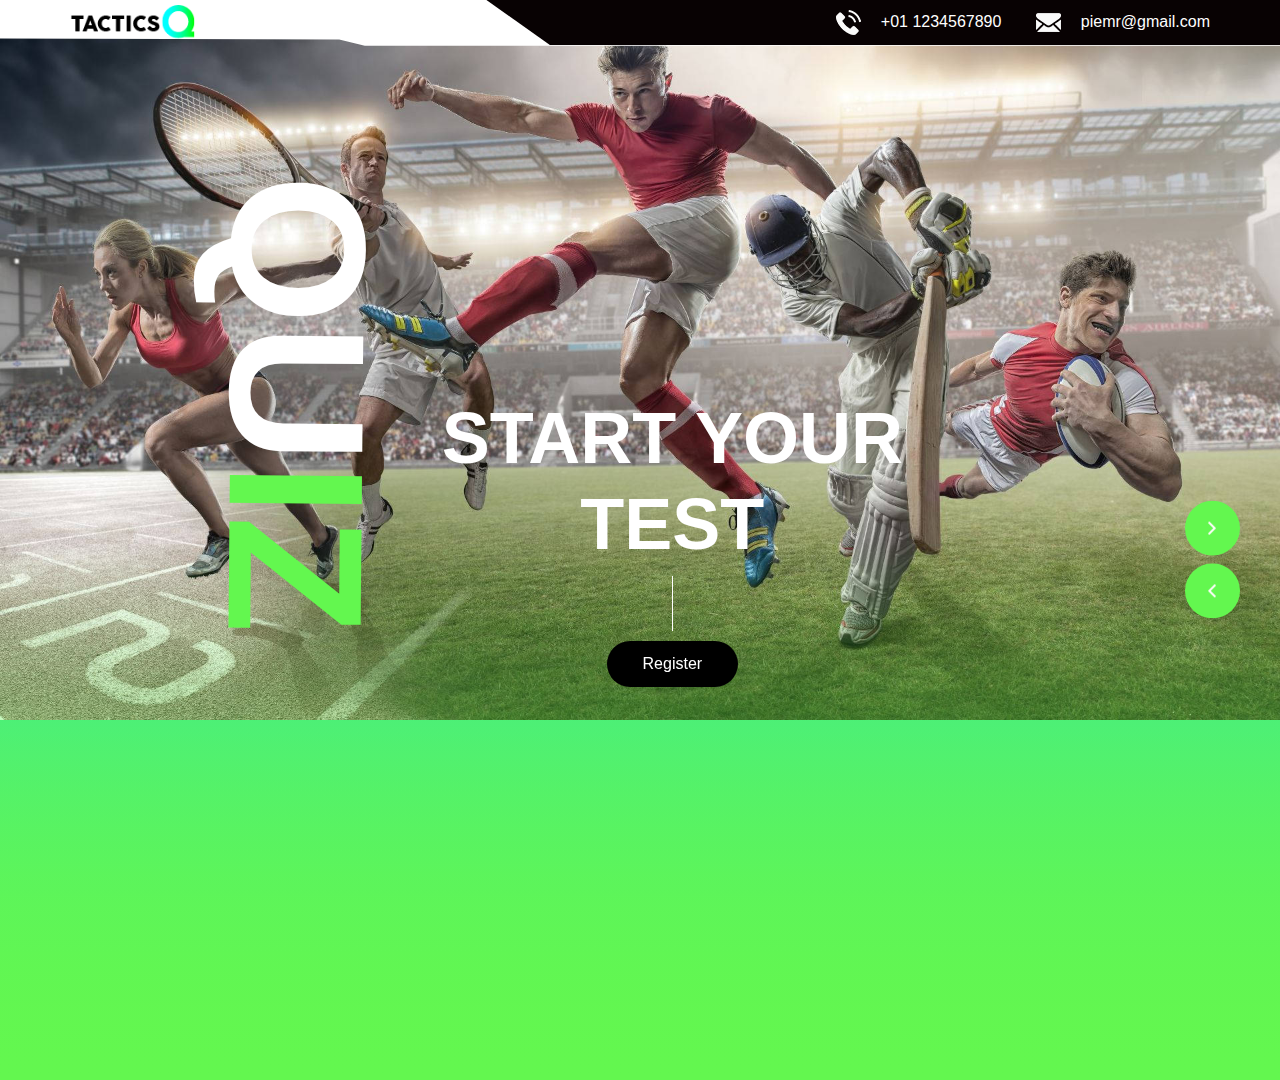
<file: index.html>
<!DOCTYPE html>
<html>

<head>
  <!-- Basic -->
  <meta charset="utf-8" />
  <meta http-equiv="X-UA-Compatible" content="IE=edge" />
  <!-- Mobile Metas -->
  <meta name="viewport" content="width=device-width, initial-scale=1, shrink-to-fit=no" />
  <!-- Site Metas -->
  <meta name="keywords" content="" />
  <meta name="description" content="" />
  <meta name="author" content="" />

  <title>Gamified Quiz</title>

  <!-- slider stylesheet -->
  <link rel="stylesheet" type="text/css" href="https://cdnjs.cloudflare.com/ajax/libs/OwlCarousel2/2.3.4/assets/owl.carousel.min.css" />

  <!-- bootstrap core css -->
  <link rel="stylesheet" type="text/css" href="css/bootstrap.css" />

  <!-- fonts style -->
  <link href="https://fonts.googleapis.com/css?family=Baloo+Chettan|Dosis:400,600,700|Poppins:400,600,700&display=swap" rel="stylesheet" />
  <!-- Custom styles for this template -->
  <link href="css/style.css" rel="stylesheet" />
  <!-- responsive style -->
  <link href="css/responsive.css" rel="stylesheet" />
</head>

<body>
  <div class="hero_area">
    <!-- header section strats  -->
    <header class="header_section">
      <div class="container">
        <div class="header_nav">
          <a class="navbar-brand brand_desktop" href="index.html">
            <img src="images/logo.png" alt="" />
          </a>
          <div class="main_nav">
            <div class="top_nav">
              <ul class=" ">
                <li class="">
                  <a class="" href="">
                    <img src="images/telephone.png" alt="" />
                    <span> +01 1234567890</span>
                  </a>
                </li>
                <li class="">
                  <a class="" href="">
                    <img src="images/mail.png" alt="" />
                    <span>piemr@gmail.com</span>
                  </a>
                </li>
              </ul>
            </div>
           
          </div>
        </div>
      </div>
    </header>
    <!-- slider section -->
    <section class=" slider_section position-relative">
      <div class="container-fluid">
        <div class="row">
          <div class="col-md-2 offset-md-2">
            <div class="slider_heading">
              <h2>
                Qu <span>iz</span>
              </h2>
            </div>
          </div>
          <div class="col-md-8 mx-auto">
            <div id="carouselExampleIndicators" class="carousel slide" data-ride="carousel">
              <div class="carousel-inner">
                <div class="carousel-item active">
                  <div class="box">
                    <div class="detail-box">
                      <h1>
                        Start your </br>
                        <center>Test</center>
                      </h1>
                      <hr />
                      <div class="btn-box">
                        <a href="regis.html" class="btn-1">
                          Register
                        </a>
                      </div>
                    </div>
                  </div>
                </div>
                <div class="carousel-item">
                  <div class="box">
                    <div class="detail-box">
                      <h1>
                        Start your </br>
                        <center>Test</center>
                      </h1>
                      <hr />
                      <div class="btn-box">
                        <a href="login.html" class="btn-1">
                          Login
                        </a>
                      </div>
                    </div>
                  </div>
                </div>
              </div>
              <a class="carousel-control-prev" href="#carouselExampleIndicators" role="button" data-slide="prev">
                <span class="sr-only">Previous</span>
              </a>
              <a class="carousel-control-next" href="#carouselExampleIndicators" role="button" data-slide="next">
                <span class="sr-only">Next</span>
              </a>
            </div>
          </div>
        </div>
      </div>
    </section>
  </div>
    

</body>

</html>
</file>
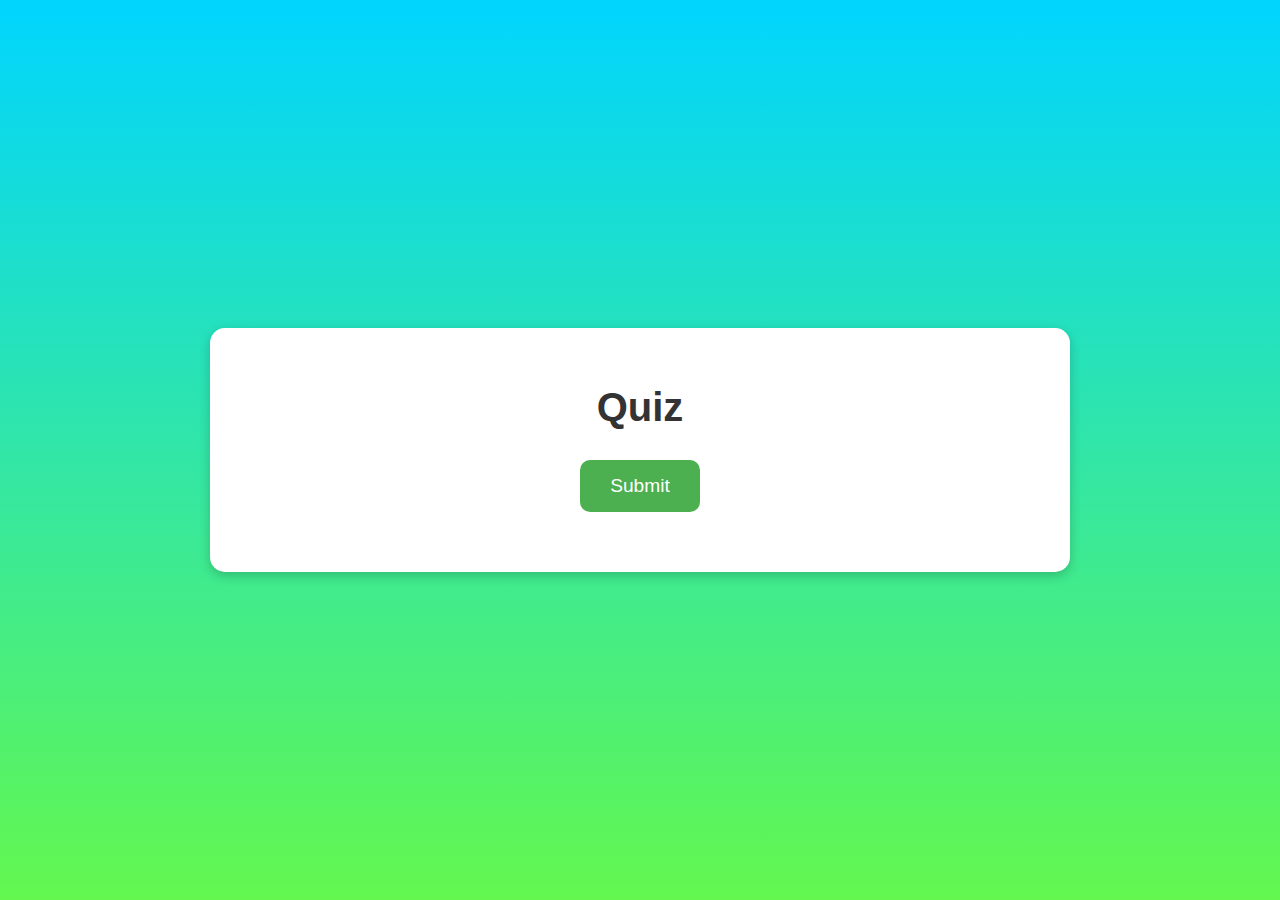
<file: badminton.html>
<!DOCTYPE html>
<html lang="en">
<head>
    <meta charset="UTF-8">
    <meta name="viewport" content="width=device-width, initial-scale=1.0">
    <title>Quiz</title>
    <style>
        body {
    background: linear-gradient(#00d5ff, #63f74f);
    font-family: Arial, sans-serif;
    margin: 0;
    display: flex;
    justify-content: center;
    align-items: center;
    height: 100vh;
}

.quiz-container {
    max-width: 800px;
    width: 100%;
    margin: 40px auto;
    padding: 30px;
    background-color: #ffffff;
    border-radius: 15px;
    box-shadow: 0 4px 12px rgba(0, 0, 0, 0.2);
    text-align: center;
}

.quiz-container h1 {
    margin-bottom: 30px;
    font-size: 2.5em;
    color: #333333;
}

.question-container {
    margin-bottom: 30px;
}

#question {
    font-size: 1.5em;
    margin-bottom: 20px;
    color: #333333;
}

#options {
    list-style: none;
    padding: 0;
    margin: 0;
}

#options li {
    margin-bottom: 15px;
    position: relative;
}

#options li label {
    cursor: pointer;
    font-size: 1.2em;
    display: block;
    padding: 15px;
    background: #f4f4f4;
    border-radius: 8px;
    transition: background 0.3s ease, transform 0.3s ease;
}

#options li label:hover {
    background: #e0e0e0;
}

#options li.correct label {
    background: #d4edda;
    border: 2px solid #c3e6cb;
}

#options li.incorrect label {
    background: #f8d7da;
    border: 2px solid #f5c6cb;
}

#options li input {
    display: none;
}

#submit {
    background-color: #4CAF50;
    color: #fff;
    padding: 15px 30px;
    border: none;
    border-radius: 10px;
    cursor: pointer;
    font-size: 1.2em;
    transition: background 0.3s ease;
}

#submit:hover {
    background-color: #3e8e41;
}

#result {
    font-size: 1.8em;
    font-weight: bold;
    margin-top: 30px;
    color: #333333;
}

    </style>
</head>
<body>
    <div class="quiz-container">
        <h1>Quiz</h1>
        <div class="question-container">
            <p id="question"></p>
            <ul id="options">
                <!-- options will be generated dynamically -->
            </ul>
        </div>
        <button id="submit">Submit</button>
        <p id="result"></p>
    </div>

    <script>
        const quizData = [
    {
        question: "What is the standard size of a badminton court for singles play? ",
        options: ["17 feet by 44 feet", "20 feet by 44 feet", "22 feet by 44 feet", "24 feet by 44 feet
"],
        correct: 0
    },
    {
        question: "What is the standard height of a badminton net at the center?",
        options: ["4 feet", "4 feet 6 inches", "5 feet", "5 feet 1 inch"],
        correct: 2
    },
    {
        question: "How many points does a player need to win a game in badminton?",
        options: ["21", "25", "15", "30"],
        correct: 0
    },
	{
        question: "What is the maximum number of points a game can go to before it must be won by a 2-point margin?",
        options: ["25", "28", " 30", "32"],
        correct: 2
    },
	{
        question: " In which year did badminton become an Olympic sport?",
        options: ["1988", "2000", "1996", "1992"],
        correct: 3
    },
];

let currentQuestion = 0;
let score = 0;

function loadQuestion() {
    document.getElementById("question").innerHTML = quizData[currentQuestion].question;
    const options = document.getElementById("options");
    options.innerHTML = "";
    quizData[currentQuestion].options.forEach((option, index) => {
        const li = document.createElement("li");
        const label = document.createElement("label");
        const input = document.createElement("input");
        input.type = "radio";
        input.name = "option";
        input.value = index;
        label.appendChild(input);
        label.appendChild(document.createTextNode(option));
        li.appendChild(label);
        options.appendChild(li);
    });
}

function resetOptions() {
    const options = document.getElementById("options").children;
    for (let i = 0; i < options.length; i++) {
        options[i].classList.remove("correct", "incorrect");
    }
}

document.getElementById("submit").addEventListener("click", () => {
    const selectedOption = document.querySelector("input[name='option']:checked");
    if (selectedOption) {
        const correctOption = quizData[currentQuestion].correct;
        const options = document.getElementById("options").children;
        if (selectedOption.value == correctOption) {
            score++;
            options[selectedOption.value].classList.add("correct");
        } else {
            options[selectedOption.value].classList.add("incorrect");
            options[correctOption].classList.add("correct");
        }
        currentQuestion++;
        if (currentQuestion >= quizData.length) {
            document.getElementById("result").innerHTML = `Your score is ${score} out of ${quizData.length}`;
            document.getElementById("submit").style.display = 'none';
        } else {
            setTimeout(() => {
                resetOptions();
                loadQuestion();
            }, 1500);
        }
    } else {
        alert("Please select an option");
    }
});

loadQuestion();

    </script>
</body>
</html>
</file>
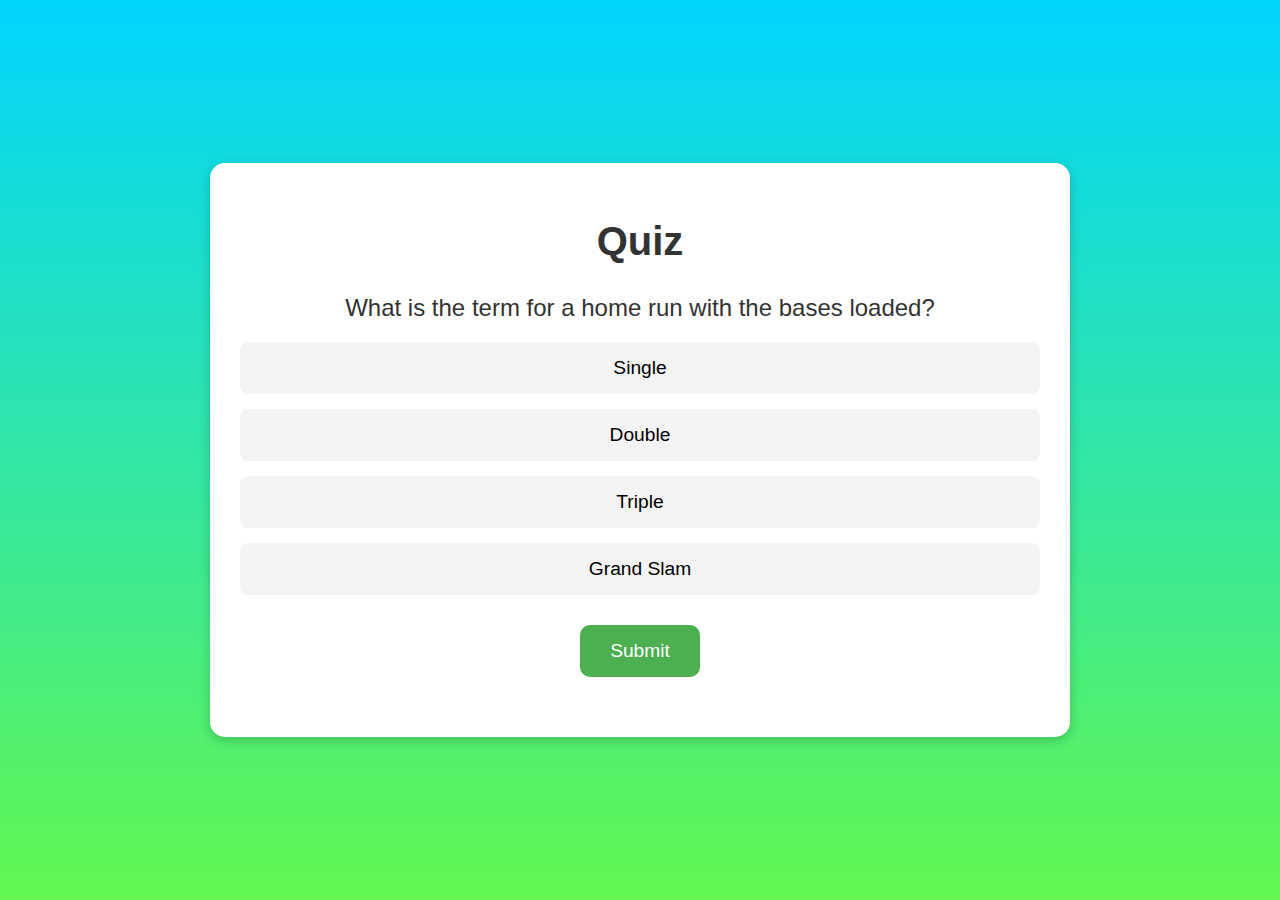
<file: baseball.html>
<!DOCTYPE html>
<html lang="en">
<head>
    <meta charset="UTF-8">
    <meta name="viewport" content="width=device-width, initial-scale=1.0">
    <title>Quiz</title>
    <style>
        body {
    background: linear-gradient(#00d5ff, #63f74f);
    font-family: Arial, sans-serif;
    margin: 0;
    display: flex;
    justify-content: center;
    align-items: center;
    height: 100vh;
}

.quiz-container {
    max-width: 800px;
    width: 100%;
    margin: 40px auto;
    padding: 30px;
    background-color: #ffffff;
    border-radius: 15px;
    box-shadow: 0 4px 12px rgba(0, 0, 0, 0.2);
    text-align: center;
}

.quiz-container h1 {
    margin-bottom: 30px;
    font-size: 2.5em;
    color: #333333;
}

.question-container {
    margin-bottom: 30px;
}

#question {
    font-size: 1.5em;
    margin-bottom: 20px;
    color: #333333;
}

#options {
    list-style: none;
    padding: 0;
    margin: 0;
}

#options li {
    margin-bottom: 15px;
    position: relative;
}

#options li label {
    cursor: pointer;
    font-size: 1.2em;
    display: block;
    padding: 15px;
    background: #f4f4f4;
    border-radius: 8px;
    transition: background 0.3s ease, transform 0.3s ease;
}

#options li label:hover {
    background: #e0e0e0;
}

#options li.correct label {
    background: #d4edda;
    border: 2px solid #c3e6cb;
}

#options li.incorrect label {
    background: #f8d7da;
    border: 2px solid #f5c6cb;
}

#options li input {
    display: none;
}

#submit {
    background-color: #4CAF50;
    color: #fff;
    padding: 15px 30px;
    border: none;
    border-radius: 10px;
    cursor: pointer;
    font-size: 1.2em;
    transition: background 0.3s ease;
}

#submit:hover {
    background-color: #3e8e41;
}

#result {
    font-size: 1.8em;
    font-weight: bold;
    margin-top: 30px;
    color: #333333;
}

    </style>
</head>
<body>
    <div class="quiz-container">
        <h1>Quiz</h1>
        <div class="question-container">
            <p id="question"></p>
            <ul id="options">
                <!-- options will be generated dynamically -->
            </ul>
        </div>
        <button id="submit">Submit</button>
        <p id="result"></p>
    </div>

    <script>
        const quizData = [
    {
        question: "What is the term for a home run with the bases loaded?",
        options: ["Single", "Double", "Triple", "Grand Slam"],
        correct: 3
    },
    {
        question: "Which team has won the most World Series titles?",
        options: ["Boston Red Sox", "St. Louis Cardinals", "Los Angeles Dodgers", "New York Yankees"],
        correct: 3
    },
    {
        question: "How many players are on the field for one team during a standard baseball game?",
        options: ["7", "8", "9", "10"],
        correct: 2
    },
	{
        question: "Who holds the record for the most career home runs in Major League Baseball?",
        options: ["Babe Ruth", "Hank Aaron", "Barry Bonds", "Willie Mays"],
        correct: 2
    },
	{
        question: "What is the distance between the bases on a Major League Baseball field?",
        options: ["80 feet", "90 feet", "100 feet", "110 feet"],
        correct: 1
    },
];

let currentQuestion = 0;
let score = 0;

function loadQuestion() {
    document.getElementById("question").innerHTML = quizData[currentQuestion].question;
    const options = document.getElementById("options");
    options.innerHTML = "";
    quizData[currentQuestion].options.forEach((option, index) => {
        const li = document.createElement("li");
        const label = document.createElement("label");
        const input = document.createElement("input");
        input.type = "radio";
        input.name = "option";
        input.value = index;
        label.appendChild(input);
        label.appendChild(document.createTextNode(option));
        li.appendChild(label);
        options.appendChild(li);
    });
}

function resetOptions() {
    const options = document.getElementById("options").children;
    for (let i = 0; i < options.length; i++) {
        options[i].classList.remove("correct", "incorrect");
    }
}

document.getElementById("submit").addEventListener("click", () => {
    const selectedOption = document.querySelector("input[name='option']:checked");
    if (selectedOption) {
        const correctOption = quizData[currentQuestion].correct;
        const options = document.getElementById("options").children;
        if (selectedOption.value == correctOption) {
            score++;
            options[selectedOption.value].classList.add("correct");
        } else {
            options[selectedOption.value].classList.add("incorrect");
            options[correctOption].classList.add("correct");
        }
        currentQuestion++;
        if (currentQuestion >= quizData.length) {
            document.getElementById("result").innerHTML = `Your score is ${score} out of ${quizData.length}`;
            document.getElementById("submit").style.display = 'none';
        } else {
            setTimeout(() => {
                resetOptions();
                loadQuestion();
            }, 1500);
        }
    } else {
        alert("Please select an option");
    }
});

loadQuestion();

    </script>
</body>
</html>
</file>
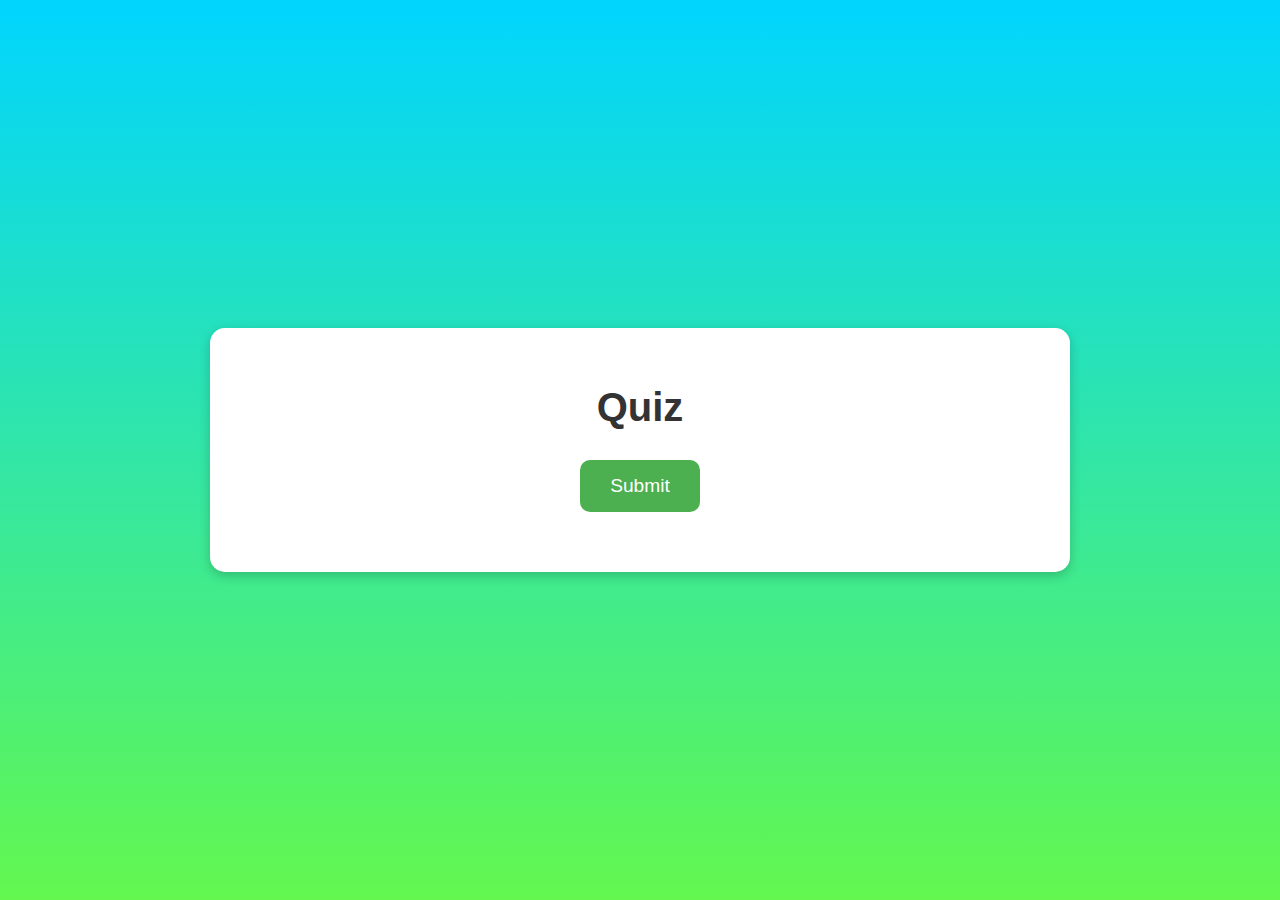
<file: basketball.html>
<!DOCTYPE html>
<html lang="en">
<head>
    <meta charset="UTF-8">
    <meta name="viewport" content="width=device-width, initial-scale=1.0">
    <title>Quiz</title>
    <style>
        body {
    background: linear-gradient(#00d5ff, #63f74f);
    font-family: Arial, sans-serif;
    margin: 0;
    display: flex;
    justify-content: center;
    align-items: center;
    height: 100vh;
}

.quiz-container {
    max-width: 800px;
    width: 100%;
    margin: 40px auto;
    padding: 30px;
    background-color: #ffffff;
    border-radius: 15px;
    box-shadow: 0 4px 12px rgba(0, 0, 0, 0.2);
    text-align: center;
}

.quiz-container h1 {
    margin-bottom: 30px;
    font-size: 2.5em;
    color: #333333;
}

.question-container {
    margin-bottom: 30px;
}

#question {
    font-size: 1.5em;
    margin-bottom: 20px;
    color: #333333;
}

#options {
    list-style: none;
    padding: 0;
    margin: 0;
}

#options li {
    margin-bottom: 15px;
    position: relative;
}

#options li label {
    cursor: pointer;
    font-size: 1.2em;
    display: block;
    padding: 15px;
    background: #f4f4f4;
    border-radius: 8px;
    transition: background 0.3s ease, transform 0.3s ease;
}

#options li label:hover {
    background: #e0e0e0;
}

#options li.correct label {
    background: #d4edda;
    border: 2px solid #c3e6cb;
}

#options li.incorrect label {
    background: #f8d7da;
    border: 2px solid #f5c6cb;
}

#options li input {
    display: none;
}

#submit {
    background-color: #4CAF50;
    color: #fff;
    padding: 15px 30px;
    border: none;
    border-radius: 10px;
    cursor: pointer;
    font-size: 1.2em;
    transition: background 0.3s ease;
}

#submit:hover {
    background-color: #3e8e41;
}

#result {
    font-size: 1.8em;
    font-weight: bold;
    margin-top: 30px;
    color: #333333;
}

    </style>
</head>
<body>
    <div class="quiz-container">
        <h1>Quiz</h1>
        <div class="question-container">
            <p id="question"></p>
            <ul id="options">
                <!-- options will be generated dynamically -->
            </ul>
        </div>
        <button id="submit">Submit</button>
        <p id="result"></p>
    </div>

    <script>
        const quizData = [
    {
        question: "Who is known as the greatest basketball player of all time?",
        options: ["LeBron James", "Michael Jordan", "Kobe Bryant", "Magic Johnson"],
        correct: 1
    },
    {
        question: "Which team won the NBA Championship in 2020?",
        options: ["Golden State Warriors", "Toronto Raptors", "Los Angeles Lakers", "Miami Heat"],
        correct: 2
    },
    {
        question: "How many players are on the court for one team during a standard basketball game?",
        options: ["4", "5", "6", "7"],
        correct: 1
    },
	{
        question: "Which player is known as the "King"?",
        options: ["Kevin Durant", "Stephen Curry", "Giannis Antetokounmpo", "LeBron James"],
        correct: 3
    },
	{
        question: "What is the regulation height of a basketball hoop?",
        options: ["8 feet", "9 feet", "10 feet", "11 feet"],
        correct: 2
    },
];

let currentQuestion = 0;
let score = 0;

function loadQuestion() {
    document.getElementById("question").innerHTML = quizData[currentQuestion].question;
    const options = document.getElementById("options");
    options.innerHTML = "";
    quizData[currentQuestion].options.forEach((option, index) => {
        const li = document.createElement("li");
        const label = document.createElement("label");
        const input = document.createElement("input");
        input.type = "radio";
        input.name = "option";
        input.value = index;
        label.appendChild(input);
        label.appendChild(document.createTextNode(option));
        li.appendChild(label);
        options.appendChild(li);
    });
}

function resetOptions() {
    const options = document.getElementById("options").children;
    for (let i = 0; i < options.length; i++) {
        options[i].classList.remove("correct", "incorrect");
    }
}

document.getElementById("submit").addEventListener("click", () => {
    const selectedOption = document.querySelector("input[name='option']:checked");
    if (selectedOption) {
        const correctOption = quizData[currentQuestion].correct;
        const options = document.getElementById("options").children;
        if (selectedOption.value == correctOption) {
            score++;
            options[selectedOption.value].classList.add("correct");
        } else {
            options[selectedOption.value].classList.add("incorrect");
            options[correctOption].classList.add("correct");
        }
        currentQuestion++;
        if (currentQuestion >= quizData.length) {
            document.getElementById("result").innerHTML = `Your score is ${score} out of ${quizData.length}`;
            document.getElementById("submit").style.display = 'none';
        } else {
            setTimeout(() => {
                resetOptions();
                loadQuestion();
            }, 1500);
        }
    } else {
        alert("Please select an option");
    }
});

loadQuestion();

    </script>
</body>
</html>
</file>
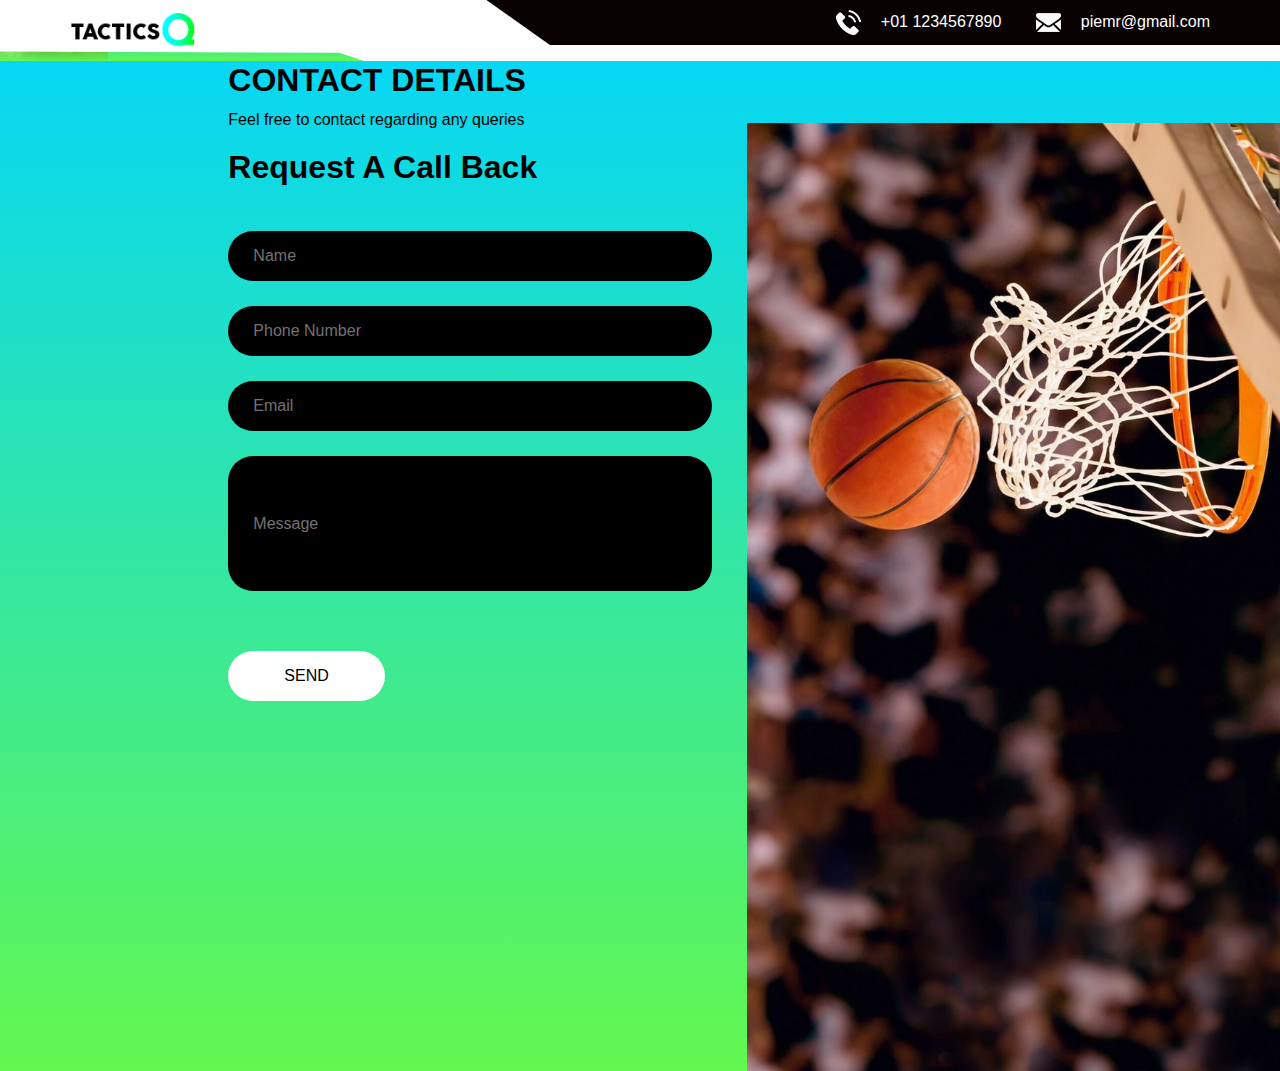
<file: blog.html>
<!DOCTYPE html>
<html>

<head>
  <!-- Basic -->
  <meta charset="utf-8" />
  <meta http-equiv="X-UA-Compatible" content="IE=edge" />
  <!-- Mobile Metas -->
  <meta name="viewport" content="width=device-width, initial-scale=1, shrink-to-fit=no" />
  <!-- Site Metas -->
  <meta name="keywords" content="" />
  <meta name="description" content="" />
  <meta name="author" content="" />

  <title>Gamified Quiz</title>

  <!-- slider stylesheet -->
  <link rel="stylesheet" type="text/css" href="https://cdnjs.cloudflare.com/ajax/libs/OwlCarousel2/2.3.4/assets/owl.carousel.min.css" />

  <!-- bootstrap core css -->
  <link rel="stylesheet" type="text/css" href="css/bootstrap.css" />

  <!-- fonts style -->
  <link href="https://fonts.googleapis.com/css?family=Baloo+Chettan|Dosis:400,600,700|Poppins:400,600,700&display=swap" rel="stylesheet" />
  <!-- Custom styles for this template -->
  <link href="css/style.css" rel="stylesheet" />
  <!-- responsive style -->
  <link href="css/responsive.css" rel="stylesheet" />
</head>

<body class="sub_page">
  <div class="hero_area">
    <!-- header section strats -->
    <header class="header_section">
      <div class="container">
        <div class="header_nav">
          <a class="navbar-brand brand_desktop" href="index.html">
            <img src="images/logo.png" alt="" />
          </a>
          <div class="main_nav">
            <div class="top_nav">
              <ul class=" ">
                <li class="">
                  <a class="" href="">
                    <img src="images/telephone.png" alt="" />
                    <span> +01 1234567890</span>
                  </a>
                </li>
                <li class="">
                  <a class="" href="">
                    <img src="images/mail.png" alt="" />
                    <span>piemr@gmail.com</span>
                  </a>
                </li>
               <!--<li class="">
                  <a class="" href="">
                    <img src="images/location.png" alt="" />
                    <span>Den mark Loram ipusum</span>
                  </a>
                </li>--> 
              </ul>
            </div>
            <div class="bottom_nav">
              <nav class="navbar navbar-expand-lg custom_nav-container">
                <a class="navbar-brand brand_mobile" href="index.html">
                  <img src="images/logo.png" alt="" />
                </a>
                <button class="navbar-toggler" type="button" data-toggle="collapse" data-target="#navbarSupportedContent" aria-controls="navbarSupportedContent" aria-expanded="false" aria-label="Toggle navigation">
                  <span class="navbar-toggler-icon"></span>
                </button>
                <div class="collapse navbar-collapse" id="navbarSupportedContent">
                  <div class="d-flex ml-auto flex-column flex-lg-row align-items-center">
                    <ul class="navbar-nav  ">
                      <!--<li class="nav-item active">
                        <a class="nav-link" href="index.html">Home <span class="sr-only">(current)</span></a>
                      </li>
                      <li class="nav-item">
                        <a class="nav-link" href="about.html"> About </a>
                      </li>
                      <li class="nav-item">
                        <a class="nav-link" href="class.html"> Classes </a>
                      </li>
                      <li class="nav-item">
                        <a class="nav-link" href="blog.html">Blog</a>
                      </li>
                    </ul>
                     <form class="form-inline">
                      <button class="btn ml-3 ml-lg-5 nav_search-btn" type="submit"></button>
                    </form>
                  </div>
                </div>
              </nav>
            </div>-->
          </div>
        </div>
      </div>
    </header>
    <!-- end header section -->
  </div>


  <!-- blog section 

  <section class="blog_section layout_padding">
    <div class="container-fluid">
      <div class="row">
        <div class="col-md-10 ml-auto">
          <div class="heading_container">
            <h2>
              Contact Details
            </h2>
            <p>
              iusmod tempor incididunt ut labore et dolore magna aliqua. Ut enim ad minim veniam, quis n
            </p>
          </div>
        </div>
      </div>
      <div class="row">
        <div class="col-md-6 pl-0">
          <div class="box b1">
            <div class="img-box">
              <img src="images/b1.jpg" alt="">
            </div>
            <div class="row">
              <div class="col-lg-8 col-md-10 ml-auto">
                <div class="detail-box">
                  <div class="img_date">
                    <h6>
                      17 <br>
                      Feb
                    </h6>
                  </div>
                  <h3>
                    Boxer Joniya Daro
                  </h3>
                  <p>
                    Lorem ipsum dolor sit amet, consectetur adipiscing elit, sed do eiusmod tempor incididunt ut labore et dolore magna aliqua. Ut enim ad minim veniam, quis nostrud exercitation ullamco laboris nisi ut aliquip ex ea
                  </p>
                  <a href="">
                    Read More
                  </a>
                </div>
              </div>
            </div>
          </div>
        </div>
        <div class="col-md-6 pr-0">
          <div class="box b2">
            <div class="img-box">
              <img src="images/b2.jpg" alt="">
            </div>
            <div class="row">
              <div class="col-lg-8 col-md-10 mr-auto">
                <div class="detail-box">
                  <div class="img_date">
                    <h6>
                      17 <br>
                      Jun
                    </h6>
                  </div>
                  <h3>
                    Boxer Joniya Daro
                  </h3>
                  <p>
                    Lorem ipsum dolor sit amet, consectetur adipiscing elit, sed do eiusmod tempor incididunt ut labore et dolore magna aliqua. Ut enim ad minim veniam, quis nostrud exercitation ullamco laboris nisi ut aliquip ex ea
                  </p>
                  <a href="">
                    Read More
                  </a>
                </div>
              </div>
            </div>
          </div>
        </div>
      </div>
    </div>
  </section>

  end blog section -->

  <!-- info section -->
  <div class="info_section">
    <div class="container-fluid">
      <div class="row">
        <div class="col-md-10 ml-auto">
          <div class="row info_main-row">
            <div class="col-md-6 pr-0">

              <!-- contact section -->

              <section class="contact_section">
                <div class="heading_container">
                  <h2>
                    Contact Details
                  </h2>
                  <p>
                    Feel free to contact regarding any queries
                  </p>
                </div>
                <h2>
                  Request A Call Back
                </h2>
                <form action="">
                  <div>
                    <input type="text" placeholder="Name" />
                  </div>
                  <div>
                    <input type="text" placeholder="Phone Number" />
                  </div>
                  <div>
                    <input type="email" placeholder="Email" />
                  </div>
                  <div>
                    <input type="text" class="message-box" placeholder="Message" />
                  </div>
                  <div class="d-flex ">
                    <button>
                      SEND
                    </button>
                  </div>
                </form>
                <div class="map_container">
                  <div class="map">
                    <div id="googleMap" style="width:100%;height:300px;"></div>
                  </div>
                </div>
              </section>

              <!-- end contact section -->


              <!-- footer section 
              <section class=" footer_section ">
                <div class="social_box">
                  <a href="#">
                    <img src="images/facebook.png" alt="">
                  </a>
                  <a href="#">
                    <img src="images/twitter.png" alt="">
                  </a>
                  <a href="#">
                    <img src="images/linkedin.png" alt="">
                  </a>
                  <a href="#">
                    <img src="images/instagram.png" alt="">
                  </a>
                  <a href="#">
                    <img src="images/youtube.png" alt="">
                  </a>
                </div>
                <p>
                  &copy; 2020 All Rights Reserved. Design by
                  <a href="https://html.design/">Free Html Templates</a>
                </p>
              </section>
               footer section -->

            </div>
            <div class="col-md-6  px-0">
              <div class="img-box">
                <img src="images/footer-img.jpg" alt="">
              </div>
            </div>
          </div>
        </div>
      </div>
    </div>
  </div>
 


</body>

</html>
</file>
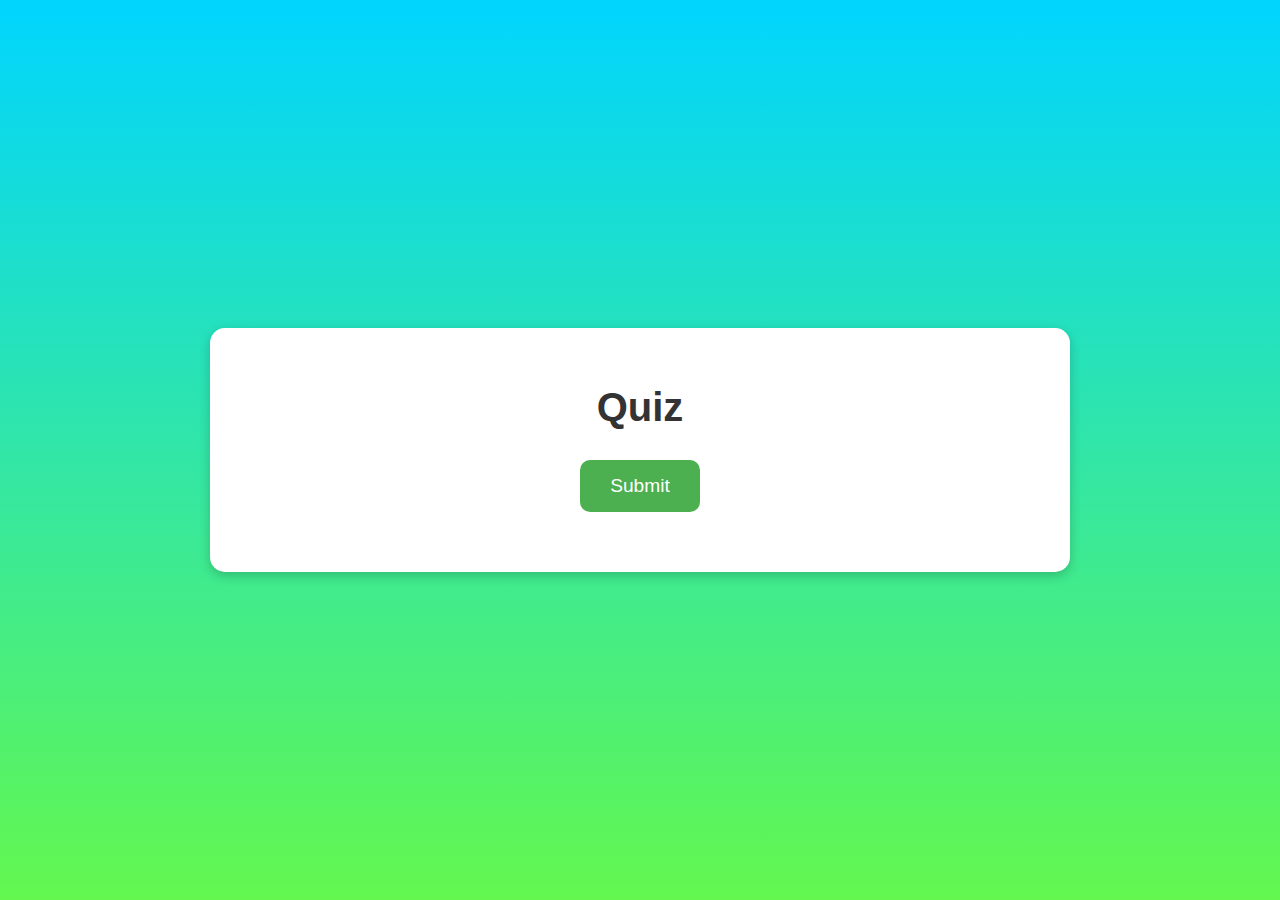
<file: cricket.html>
<!DOCTYPE html>
<html lang="en">
<head>
    <meta charset="UTF-8">
    <meta name="viewport" content="width=device-width, initial-scale=1.0">
    <title>Quiz</title>
    <style>
        body {
    background: linear-gradient(#00d5ff, #63f74f);
    font-family: Arial, sans-serif;
    margin: 0;
    display: flex;
    justify-content: center;
    align-items: center;
    height: 100vh;
}

.quiz-container {
    max-width: 800px;
    width: 100%;
    margin: 40px auto;
    padding: 30px;
    background-color: #ffffff;
    border-radius: 15px;
    box-shadow: 0 4px 12px rgba(0, 0, 0, 0.2);
    text-align: center;
}

.quiz-container h1 {
    margin-bottom: 30px;
    font-size: 2.5em;
    color: #333333;
}

.question-container {
    margin-bottom: 30px;
}

#question {
    font-size: 1.5em;
    margin-bottom: 20px;
    color: #333333;
}

#options {
    list-style: none;
    padding: 0;
    margin: 0;
}

#options li {
    margin-bottom: 15px;
    position: relative;
}

#options li label {
    cursor: pointer;
    font-size: 1.2em;
    display: block;
    padding: 15px;
    background: #f4f4f4;
    border-radius: 8px;
    transition: background 0.3s ease, transform 0.3s ease;
}

#options li label:hover {
    background: #e0e0e0;
}

#options li.correct label {
    background: #d4edda;
    border: 2px solid #c3e6cb;
}

#options li.incorrect label {
    background: #f8d7da;
    border: 2px solid #f5c6cb;
}

#options li input {
    display: none;
}

#submit {
    background-color: #4CAF50;
    color: #fff;
    padding: 15px 30px;
    border: none;
    border-radius: 10px;
    cursor: pointer;
    font-size: 1.2em;
    transition: background 0.3s ease;
}

#submit:hover {
    background-color: #3e8e41;
}

#result {
    font-size: 1.8em;
    font-weight: bold;
    margin-top: 30px;
    color: #333333;
}

    </style>
</head>
<body>
    <div class="quiz-container">
        <h1>Quiz</h1>
        <div class="question-container">
            <p id="question"></p>
            <ul id="options">
                <!-- options will be generated dynamically -->
            </ul>
        </div>
        <button id="submit">Submit</button>
        <p id="result"></p>
    </div>

    <script>
        const quizData = [
    {
        question: "Who is known as the "God of Cricket"?",
        options: ["Ricky Ponting", "Brian Lara", "Sachin Tendulkar", "Virat Kohli"],
        correct: 2
    },
    {
        question: "How many players are there in a cricket team?",
        options: ["9", "10", "11", "12"],
        correct: 2
    },
    {
        question: "What is the maximum number of overs allowed in a One Day International (ODI) match?",
        options: ["20", "50", "60", "40"],
        correct: 1
    },
	{
        question: "Which country won the first-ever Cricket World Cup in 1975?",
        options: ["Australia", "India", "West Indies", "England"],
        correct: 2
    },
	{
        question: "What is the name of the international championship for Test cricket?",
        options: ["ICC Champions Trophy", "ICC Test Championship", "Ashes", "Border-Gavaskar Trophy"],
        correct: 0
    },
];

let currentQuestion = 0;
let score = 0;

function loadQuestion() {
    document.getElementById("question").innerHTML = quizData[currentQuestion].question;
    const options = document.getElementById("options");
    options.innerHTML = "";
    quizData[currentQuestion].options.forEach((option, index) => {
        const li = document.createElement("li");
        const label = document.createElement("label");
        const input = document.createElement("input");
        input.type = "radio";
        input.name = "option";
        input.value = index;
        label.appendChild(input);
        label.appendChild(document.createTextNode(option));
        li.appendChild(label);
        options.appendChild(li);
    });
}

function resetOptions() {
    const options = document.getElementById("options").children;
    for (let i = 0; i < options.length; i++) {
        options[i].classList.remove("correct", "incorrect");
    }
}

document.getElementById("submit").addEventListener("click", () => {
    const selectedOption = document.querySelector("input[name='option']:checked");
    if (selectedOption) {
        const correctOption = quizData[currentQuestion].correct;
        const options = document.getElementById("options").children;
        if (selectedOption.value == correctOption) {
            score++;
            options[selectedOption.value].classList.add("correct");
        } else {
            options[selectedOption.value].classList.add("incorrect");
            options[correctOption].classList.add("correct");
        }
        currentQuestion++;
        if (currentQuestion >= quizData.length) {
            document.getElementById("result").innerHTML = `Your score is ${score} out of ${quizData.length}`;
            document.getElementById("submit").style.display = 'none';
        } else {
            setTimeout(() => {
                resetOptions();
                loadQuestion();
            }, 1500);
        }
    } else {
        alert("Please select an option");
    }
});

loadQuestion();

    </script>
</body>
</html>
</file>
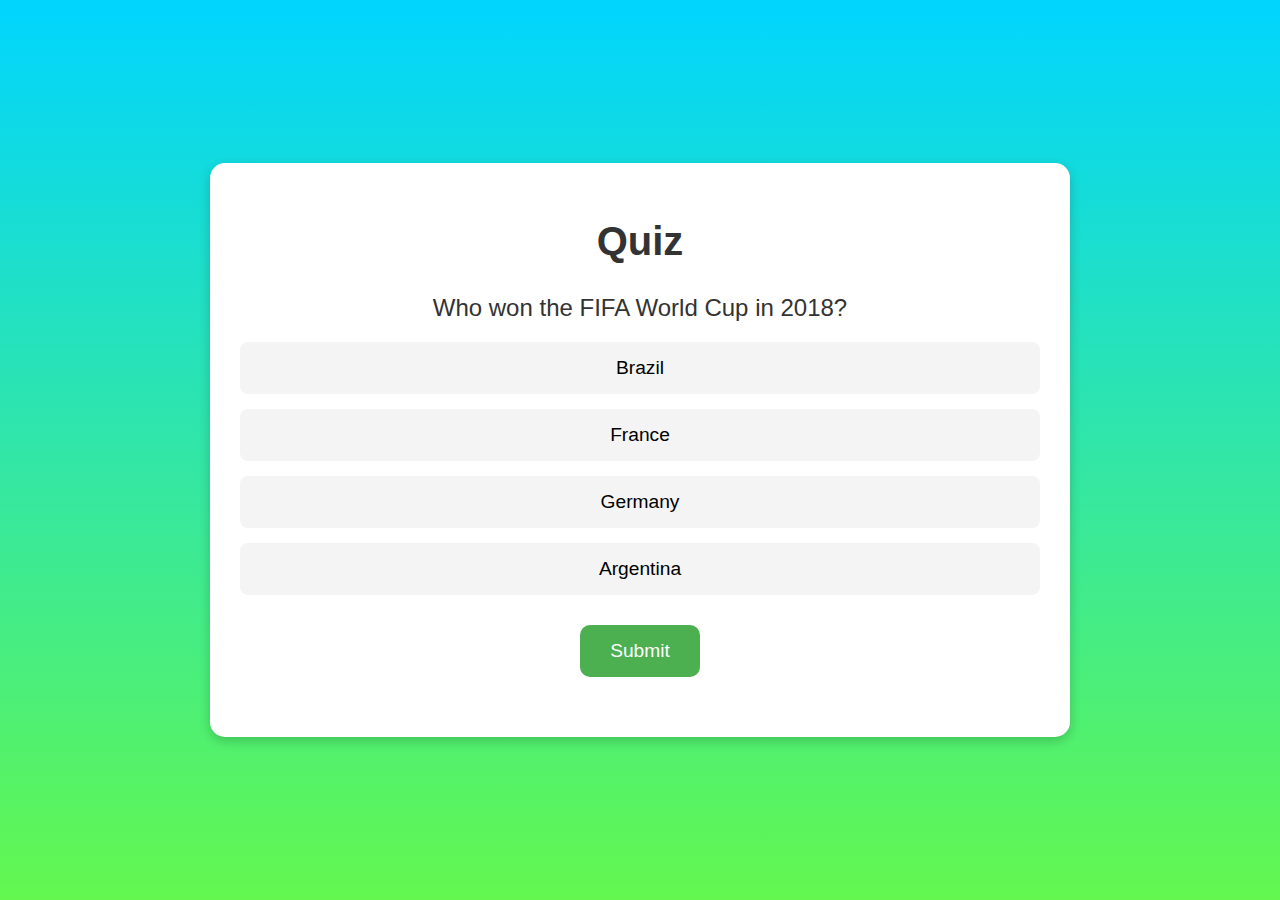
<file: football.html>
<!DOCTYPE html>
<html lang="en">
<head>
    <meta charset="UTF-8">
    <meta name="viewport" content="width=device-width, initial-scale=1.0">
    <title>Quiz</title>
    <style>
        body {
    background: linear-gradient(#00d5ff, #63f74f);
    font-family: Arial, sans-serif;
    margin: 0;
    display: flex;
    justify-content: center;
    align-items: center;
    height: 100vh;
}

.quiz-container {
    max-width: 800px;
    width: 100%;
    margin: 40px auto;
    padding: 30px;
    background-color: #ffffff;
    border-radius: 15px;
    box-shadow: 0 4px 12px rgba(0, 0, 0, 0.2);
    text-align: center;
}

.quiz-container h1 {
    margin-bottom: 30px;
    font-size: 2.5em;
    color: #333333;
}

.question-container {
    margin-bottom: 30px;
}

#question {
    font-size: 1.5em;
    margin-bottom: 20px;
    color: #333333;
}

#options {
    list-style: none;
    padding: 0;
    margin: 0;
}

#options li {
    margin-bottom: 15px;
    position: relative;
}

#options li label {
    cursor: pointer;
    font-size: 1.2em;
    display: block;
    padding: 15px;
    background: #f4f4f4;
    border-radius: 8px;
    transition: background 0.3s ease, transform 0.3s ease;
}

#options li label:hover {
    background: #e0e0e0;
}

#options li.correct label {
    background: #d4edda;
    border: 2px solid #c3e6cb;
}

#options li.incorrect label {
    background: #f8d7da;
    border: 2px solid #f5c6cb;
}

#options li input {
    display: none;
}

#submit {
    background-color: #4CAF50;
    color: #fff;
    padding: 15px 30px;
    border: none;
    border-radius: 10px;
    cursor: pointer;
    font-size: 1.2em;
    transition: background 0.3s ease;
}

#submit:hover {
    background-color: #3e8e41;
}

#result {
    font-size: 1.8em;
    font-weight: bold;
    margin-top: 30px;
    color: #333333;
}

    </style>
</head>
<body>
    <div class="quiz-container">
        <h1>Quiz</h1>
        <div class="question-container">
            <p id="question"></p>
            <ul id="options">
                <!-- options will be generated dynamically -->
            </ul>
        </div>
        <button id="submit">Submit</button>
        <p id="result"></p>
    </div>

    <script>
        const quizData = [
    {
        question: "Who won the FIFA World Cup in 2018?",
        options: ["Brazil", "France", "Germany", "Argentina"],
        correct: 1
    },
    {
        question: "Which football club has won the most UEFA Champions League titles as of 2024?",
        options: ["Barcelona", "Real Madrid", "Liverpool", "AC Milan"],
        correct: 1
    },
    {
        question: "Who is the all-time top scorer in the Premier League?",
        options: ["Thierry Henry", "Alan Shearer", "Wayne Rooney", "Sergio Agüero"],
        correct: 1
    },
	{
        question: "Who is known as the “Egyptian King” in football?",
        options: ["Mohamed Salah", "Ahmed Hegazi", " Mahmoud El Khatib", "Hossam Ghaly"],
        correct: 0
    },
	{
        question: " What is the maximum number of players a team can have on the field in a standard football match?",
        options: ["9", "10", "11", "12"],
        correct: 2
    },
];

let currentQuestion = 0;
let score = 0;

function loadQuestion() {
    document.getElementById("question").innerHTML = quizData[currentQuestion].question;
    const options = document.getElementById("options");
    options.innerHTML = "";
    quizData[currentQuestion].options.forEach((option, index) => {
        const li = document.createElement("li");
        const label = document.createElement("label");
        const input = document.createElement("input");
        input.type = "radio";
        input.name = "option";
        input.value = index;
        label.appendChild(input);
        label.appendChild(document.createTextNode(option));
        li.appendChild(label);
        options.appendChild(li);
    });
}

function resetOptions() {
    const options = document.getElementById("options").children;
    for (let i = 0; i < options.length; i++) {
        options[i].classList.remove("correct", "incorrect");
    }
}

document.getElementById("submit").addEventListener("click", () => {
    const selectedOption = document.querySelector("input[name='option']:checked");
    if (selectedOption) {
        const correctOption = quizData[currentQuestion].correct;
        const options = document.getElementById("options").children;
        if (selectedOption.value == correctOption) {
            score++;
            options[selectedOption.value].classList.add("correct");
        } else {
            options[selectedOption.value].classList.add("incorrect");
            options[correctOption].classList.add("correct");
        }
        currentQuestion++;
        if (currentQuestion >= quizData.length) {
            document.getElementById("result").innerHTML = `Your score is ${score} out of ${quizData.length}`;
            document.getElementById("submit").style.display = 'none';
        } else {
            setTimeout(() => {
                resetOptions();
                loadQuestion();
            }, 1500);
        }
    } else {
        alert("Please select an option");
    }
});

loadQuestion();

    </script>
</body>
</html>
</file>
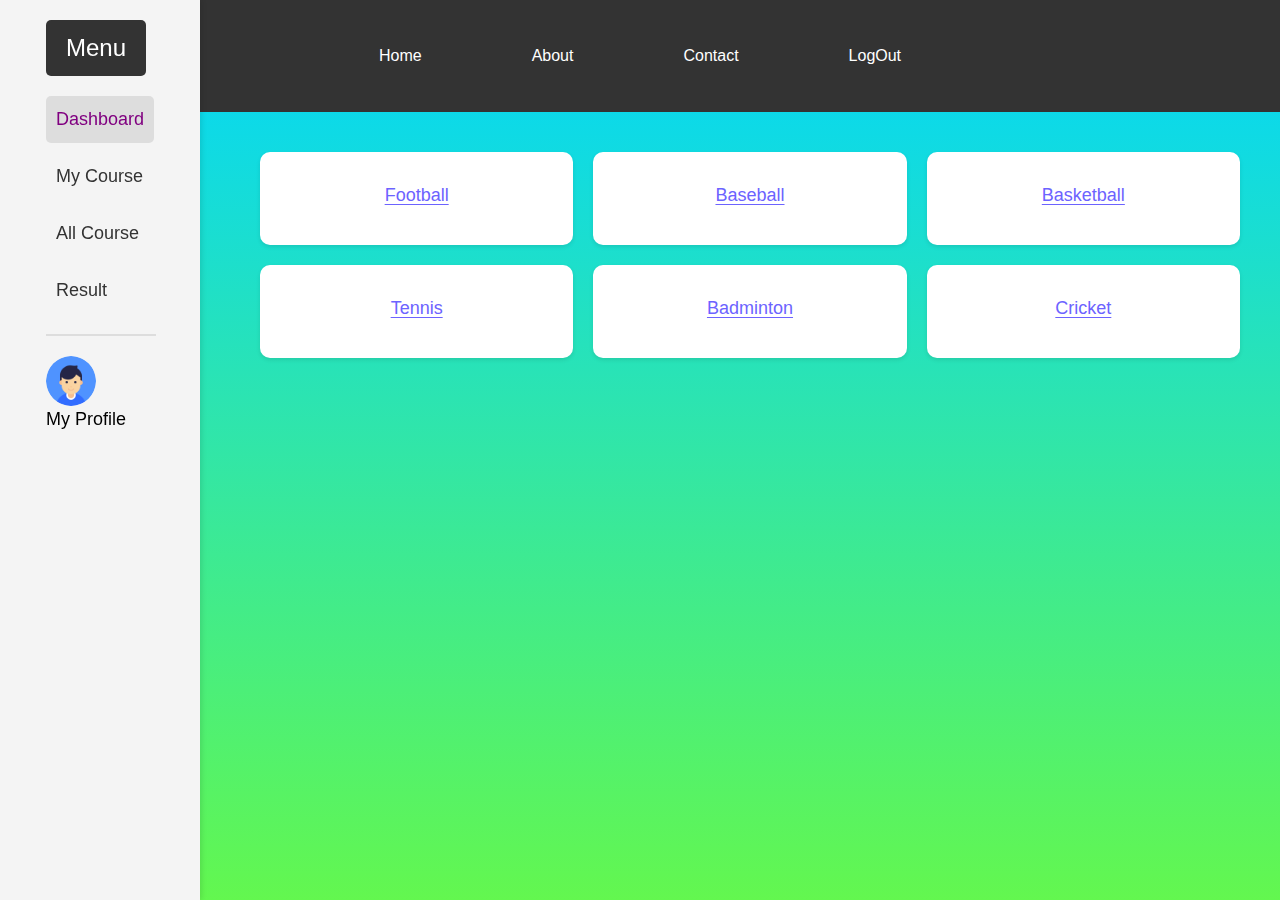
<file: menu.html>
<!DOCTYPE html>
<html lang="en">
<head>
    <!-- Basic -->
    <meta charset="utf-8" />
    <meta http-equiv="X-UA-Compatible" content="IE=edge" />
    <!-- Mobile Metas -->
    <meta name="viewport" content="width=device-width, initial-scale=1, shrink-to-fit=no" />
    <!-- Site Metas -->
    <meta name="keywords" content="" />
    <meta name="description" content="" />
    <meta name="author" content="" />

    <title>Gamified Quiz</title>

    <!-- Slider stylesheet -->
    <link rel="stylesheet" type="text/css" href="https://cdnjs.cloudflare.com/ajax/libs/OwlCarousel2/2.3.4/assets/owl.carousel.min.css" />

    <!-- Bootstrap core CSS -->
    <link rel="stylesheet" type="text/css" href="css/bootstrap.css" />

    <!-- Fonts style -->
    <link href="https://fonts.googleapis.com/css?family=Baloo+Chettan|Dosis:400,600,700|Poppins:400,600,700&display=swap" rel="stylesheet" />

    <!-- Custom styles for this template -->
    <link href="css/style.css" rel="stylesheet" />
    <!-- Responsive style -->
    <link href="css/responsive.css" rel="stylesheet" />

    <!-- Font Awesome -->
    <link rel="stylesheet" href="https://cdnjs.cloudflare.com/ajax/libs/font-awesome/6.6.0/css/all.min.css" integrity="sha512-Kc323vGBEqzTmouAECnVceyQqyqdsSiqLQISBL29aUW4U/M7pSPA/gEUZQqv1cwx4OnYxTxve5UMg5GT6L4JJg==" crossorigin="anonymous" referrerpolicy="no-referrer" />

    <style>
        body, html {
            height: 100%;
            margin: 0;
            display: flex;
            flex-direction: column;
            align-items: center;
            background-color: #f8f9fa;
            font-family: Arial, sans-serif;
			width: 100%
        }

        #mymenu {
            width: 100%;
            background-color: #333;
            padding: 10px 0;
			text-align:right;
        }

        #mymenu ul {
            list-style-type: none;
            padding: 0;
            margin: 0;
            display: flex;
            justify-content: center;
        }

        #mymenu li {
            margin: 0 15px;
        }

        #mymenu a {
            color: white;
            text-decoration: none;
            display: block;
            padding: 14px 20px;
        }

        #mymenu a:hover {
            background-color: #575757;
        }

        .sidebar {
            position: fixed;
            left: 0;
            top: 0;
            height: 100%;
            width: 200px;
            background-color: #f4f4f4;
            padding: 20px;
            box-shadow: 2px 0 5px rgba(0, 0, 0, 0.1);
            display: flex;
            flex-direction: column;
            align-items: center;
        }

        .menu-button {
            margin-bottom: 20px;
            background-color: #333;
            color: white;
            border: none;
            padding: 10px 20px;
            cursor: pointer;
            border-radius: 5px;
        }

        .sidebar ul {
            list-style-type: none;
            padding: 0;
            width: 100%;
        }

        .sidebar ul li {
            margin: 10px 0;
        }

        .sidebar ul li a {
            text-decoration: none;
            color: #333;
            display: block;
            padding: 10px;
            border-radius: 5px;
        }

        .sidebar ul li a:hover, .sidebar ul li a.active {
            background-color: #ddd;
        }

        .sidebar hr {
            width: 100%;
            border: 1px solid #ddd;
        }

        .profile-link {
            margin-top: 20px;
            text-decoration: none;
            color: #333;
            display: flex;
            align-items: center;
        }

        .profile-link img {
            border-radius: 50%;
            width: 50px;
            height: 50px;
            margin-right: 10px;
        }

        .main-content {
            margin-left: 220px;
            padding: 20px;
            width: calc(100% - 220px);
        }

        .button-grid {
            display: grid;
            grid-template-columns: repeat(3, 1fr);
            gap: 20px;
            padding: 20px;
        }

        .button-item {
            background-color: white;
            border-radius: 10px;
            padding: 20px;
            text-align: center;
            box-shadow: 0 2px 4px rgba(0, 0, 0, 0.1);
            transition: transform 0.2s;
        }

        .button-item:hover {
            transform: translateY(-5px);
        }

        .button-item i {
            font-size: 40px;
            color: gray;
        }

        .button-item p {
            margin-top: 10px;
            font-size: 18px;
            color: #6c63ff;
            text-decoration: underline;
            text-underline-offset: 3px;
        }
    </style>
</head>
<body>
    <div id="mymenu">
        <ul>
            <li><a href="index.html">Home</a></li>
            <li><a href="about.html">About</a></li>
            <li><a href="blog.html">Contact</a></li>
            <li><a href="login.html">LogOut</a></li>
        </ul>
    </div>
    <aside class="sidebar">
        <div class="menu">
            <button class="menu-button">Menu</button>
            <ul>
                <li><a href="#" class="active">Dashboard</a></li>
                <li><a href="#">My Course</a></li>
                <li><a href="#">All Course</a></li>
                <li><a href="#">Result</a></li>
            </ul>
            <hr>
            <a href="#" class="profile-link"><img src="images/client.png" alt="Profile Image"><a href="profile.html"> My Profile</a></a>
        </div>
    </aside>
    <div class="main-content">
        <div class="button-grid">
            <div class="button-item">
                <i class="fas fa-futbol"></i>
               <a href="football.html"><p>Football</p></a>
            </div>
            <div class="button-item">
                <i class="fas fa-baseball-ball"></i>
               <a href="baseball.html"><p>Baseball</p></a>
            </div>
            <div class="button-item">
                <i class="fas fa-basketball-ball"></i>
              <a href="basketball.html"><p>Basketball</p></a>
            </div>
            <div class="button-item">
                <i class="fas fa-table-tennis"></i>
              <a href="tennis.html"><p>Tennis</p></a>
            </div>
            <div class="button-item">
                <i class="fa-solid fa-badminton"></i>
                <a href="badminton.html"><p>Badminton</p></a>
            </div>
            <div class="button-item">
                <i class="fa-solid fa-cricket-bat-ball"></i>
              <a href="cricket.html"><p>Cricket</p></a>
            </div>
        </div>
    </div>
</body>
</html>
</file>
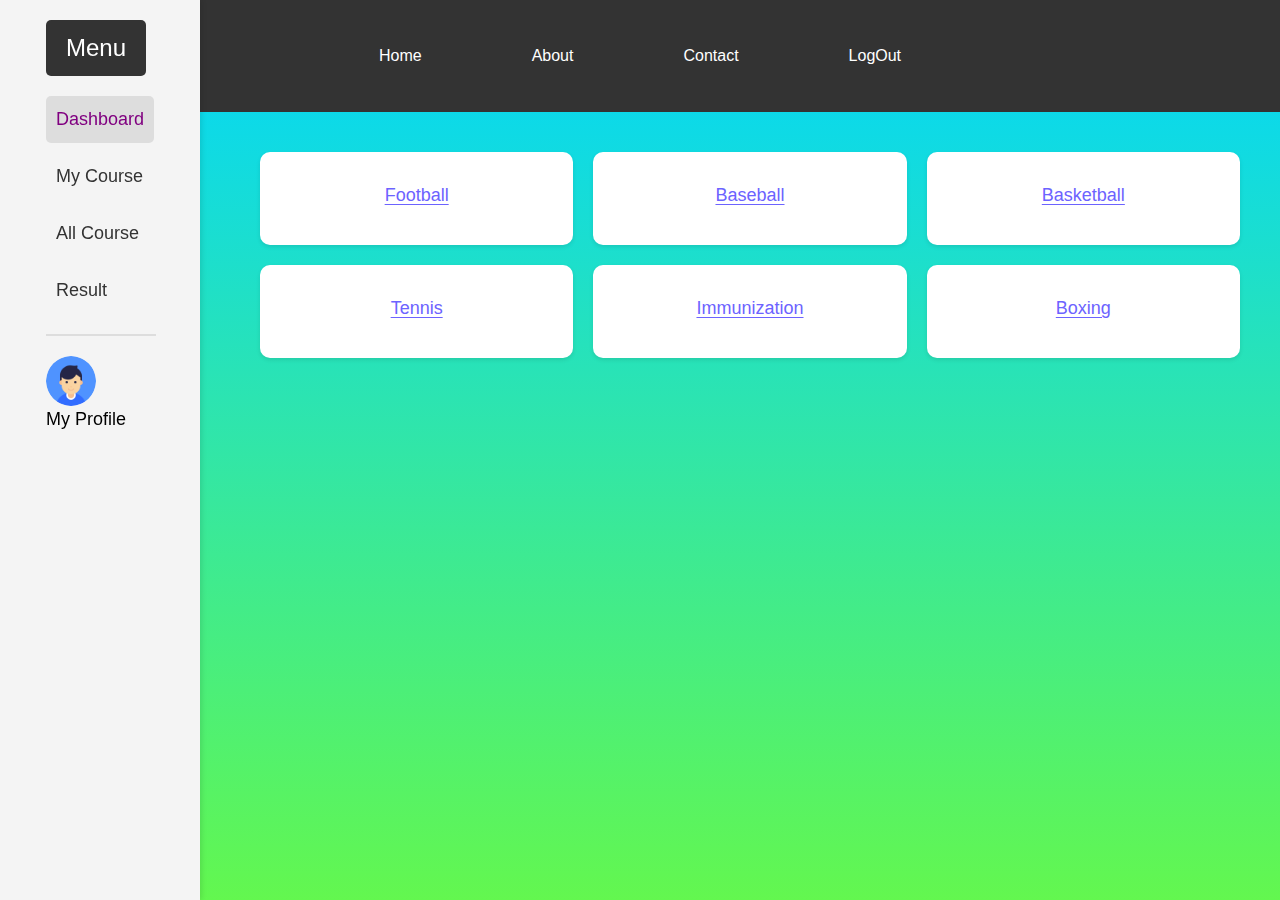
<file: menudemo.html>
<!DOCTYPE html>
<html lang="en">
<head>
    <!-- Basic -->
    <meta charset="utf-8" />
    <meta http-equiv="X-UA-Compatible" content="IE=edge" />
    <!-- Mobile Metas -->
    <meta name="viewport" content="width=device-width, initial-scale=1, shrink-to-fit=no" />
    <!-- Site Metas -->
    <meta name="keywords" content="" />
    <meta name="description" content="" />
    <meta name="author" content="" />

    <title>Gamified Quiz</title>

    <!-- Slider stylesheet -->
    <link rel="stylesheet" type="text/css" href="https://cdnjs.cloudflare.com/ajax/libs/OwlCarousel2/2.3.4/assets/owl.carousel.min.css" />

    <!-- Bootstrap core CSS -->
    <link rel="stylesheet" type="text/css" href="css/bootstrap.css" />

    <!-- Fonts style -->
    <link href="https://fonts.googleapis.com/css?family=Baloo+Chettan|Dosis:400,600,700|Poppins:400,600,700&display=swap" rel="stylesheet" />

    <!-- Custom styles for this template -->
    <link href="css/style.css" rel="stylesheet" />
    <!-- Responsive style -->
    <link href="css/responsive.css" rel="stylesheet" />

    <!-- Font Awesome -->
    <link rel="stylesheet" href="https://cdnjs.cloudflare.com/ajax/libs/font-awesome/6.6.0/css/all.min.css" integrity="sha512-Kc323vGBEqzTmouAECnVceyQqyqdsSiqLQISBL29aUW4U/M7pSPA/gEUZQqv1cwx4OnYxTxve5UMg5GT6L4JJg==" crossorigin="anonymous" referrerpolicy="no-referrer" />

    <style>
        body, html {
            height: 100%;
            margin: 0;
            display: flex;
            flex-direction: column;
            align-items: center;
            background-color: #f8f9fa;
            font-family: Arial, sans-serif;
			width: 100%
        }

        #mymenu {
            width: 100%;
            background-color: #333;
            padding: 10px 0;
			text-align:right;
        }

        #mymenu ul {
            list-style-type: none;
            padding: 0;
            margin: 0;
            display: flex;
            justify-content: center;
        }

        #mymenu li {
            margin: 0 15px;
        }

        #mymenu a {
            color: white;
            text-decoration: none;
            display: block;
            padding: 14px 20px;
        }

        #mymenu a:hover {
            background-color: #575757;
        }

        .sidebar {
            position: fixed;
            left: 0;
            top: 0;
            height: 100%;
            width: 200px;
            background-color: #f4f4f4;
            padding: 20px;
            box-shadow: 2px 0 5px rgba(0, 0, 0, 0.1);
            display: flex;
            flex-direction: column;
            align-items: center;
        }

        .menu-button {
            margin-bottom: 20px;
            background-color: #333;
            color: white;
            border: none;
            padding: 10px 20px;
            cursor: pointer;
            border-radius: 5px;
        }

        .sidebar ul {
            list-style-type: none;
            padding: 0;
            width: 100%;
        }

        .sidebar ul li {
            margin: 10px 0;
        }

        .sidebar ul li a {
            text-decoration: none;
            color: #333;
            display: block;
            padding: 10px;
            border-radius: 5px;
        }

        .sidebar ul li a:hover, .sidebar ul li a.active {
            background-color: #ddd;
        }

        .sidebar hr {
            width: 100%;
            border: 1px solid #ddd;
        }

        .profile-link {
            margin-top: 20px;
            text-decoration: none;
            color: #333;
            display: flex;
            align-items: center;
        }

        .profile-link img {
            border-radius: 50%;
            width: 50px;
            height: 50px;
            margin-right: 10px;
        }

        .main-content {
            margin-left: 220px;
            padding: 20px;
            width: calc(100% - 220px);
        }

        .button-grid {
            display: grid;
            grid-template-columns: repeat(3, 1fr);
            gap: 20px;
            padding: 20px;
        }

        .button-item {
            background-color: white;
            border-radius: 10px;
            padding: 20px;
            text-align: center;
            box-shadow: 0 2px 4px rgba(0, 0, 0, 0.1);
            transition: transform 0.2s;
        }

        .button-item:hover {
            transform: translateY(-5px);
        }

        .button-item i {
            font-size: 40px;
            color: gray;
        }

        .button-item p {
            margin-top: 10px;
            font-size: 18px;
            color: #6c63ff;
            text-decoration: underline;
            text-underline-offset: 3px;
        }
    </style>
</head>
<body>
    <div id="mymenu">
        <ul>
            <li><a href="index.html">Home</a></li>
            <li><a href="about.html">About</a></li>
            <li><a href="blog.html">Contact</a></li>
            <li><a href="login.html">LogOut</a></li>
        </ul>
    </div>
    <aside class="sidebar">
        <div class="menu">
            <button class="menu-button">Menu</button>
            <ul>
                <li><a href="#" class="active">Dashboard</a></li>
                <li><a href="#">My Course</a></li>
                <li><a href="#">All Course</a></li>
                <li><a href="#">Result</a></li>
            </ul>
            <hr>
            <a href="#" class="profile-link"><img src="images/client.png" alt="Profile Image"><a href="profile.html"> My Profile</a></a>
        </div>
    </aside>
    <div class="main-content">
        <div class="button-grid">
            <div class="button-item">
                <i class="fas fa-futbol"></i>
                <a href="profile.html"><p>Football</p></a>
            </div>
            <div class="button-item">
                <i class="fas fa-baseball-ball"></i>
                <a href="profile.html"><p>Baseball</p></a>
            </div>
            <div class="button-item">
                <i class="fas fa-basketball-ball"></i>
                <a href="profile.html"><p>Basketball</p></a>
            </div>
            <div class="button-item">
                <i class="fas fa-table-tennis"></i>
                <a href="profile.html"><p>Tennis</p></a>
            </div>
            <div class="button-item">
                <i class="fas fa-syringe"></i>
                <a href="profile.html"><p>Immunization</p></a>
            </div>
            <div class="button-item">
                <i class="fas fa-boxing-glove"></i>
                <a href="profile.html"><p>Boxing</p></a>
            </div>
        </div>
    </div>
</body>
</html>
</file>
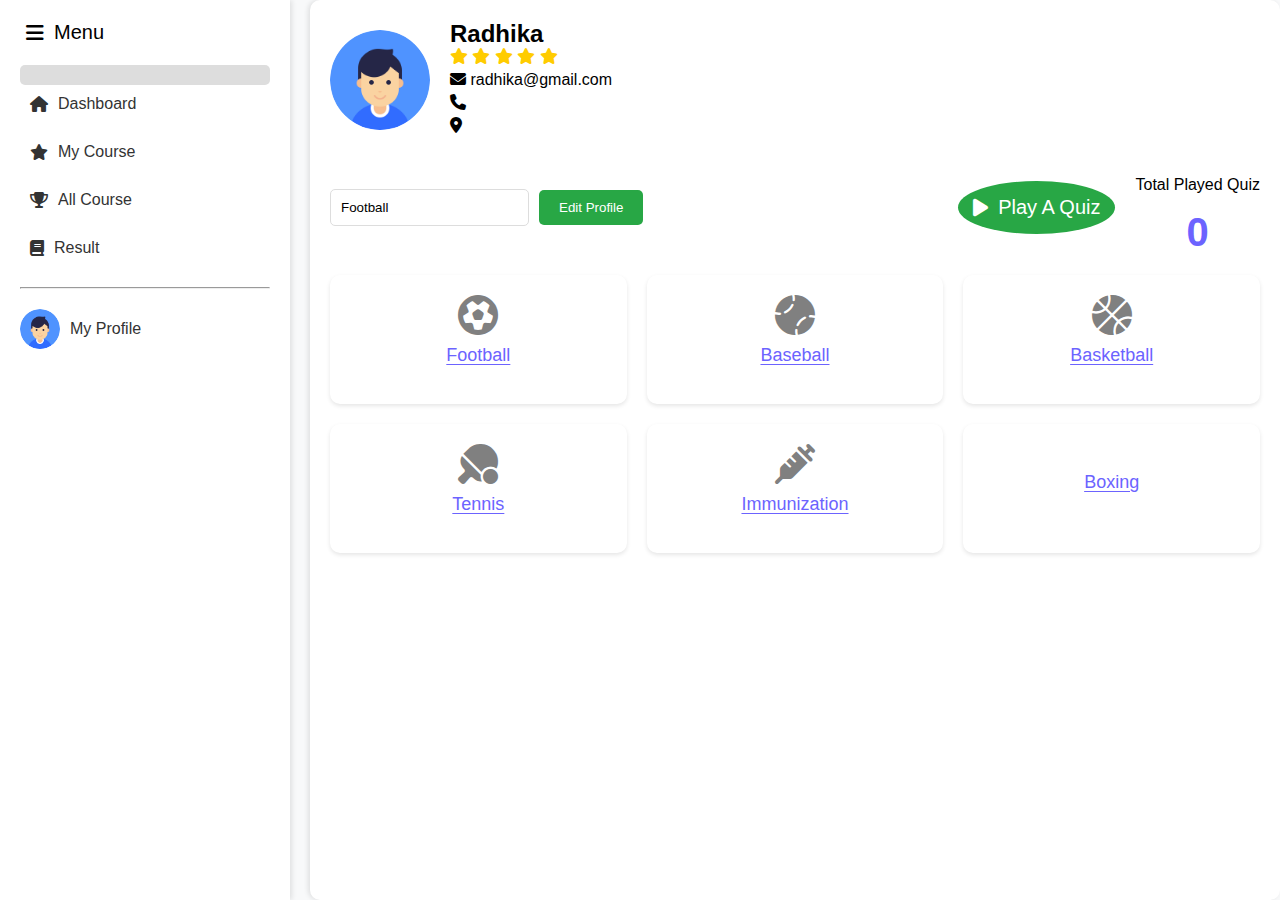
<file: profile.html>
<!DOCTYPE html>
<html lang="en">
<head>
    <meta charset="UTF-8">
    <meta name="viewport" content="width=device-width, initial-scale=1.0">
    <title>Profile Page</title>
    <link rel="stylesheet" href="https://cdnjs.cloudflare.com/ajax/libs/font-awesome/6.6.0/css/all.min.css">
    <style>
        /* General styles */
        body, html {
            margin: 0;
            padding: 0;
            font-family: Arial, sans-serif;
            background-color: #f8f9fa;
        }

        .container {
            display: flex;
            height: 100vh;
        }

        .sidebar {
            width: 250px;
            background-color: #fff;
            box-shadow: 2px 0 5px rgba(0, 0, 0, 0.1);
            padding: 20px;
        }

        .menu-button {
            background-color: transparent;
            border: none;
            font-size: 20px;
            cursor: pointer;
            display: flex;
            align-items: center;
        }

        .menu-button i {
            margin-right: 10px;
        }

        .menu ul {
            list-style-type: none;
            padding: 0;
            margin: 20px 0;
        }

        .menu ul li {
            margin: 10px 0;
        }

        .menu ul li a {
            text-decoration: none;
            color: #333;
            display: flex;
            align-items: center;
            padding: 10px;
            border-radius: 5px;
        }

        .menu ul li a:hover, .menu ul li a.active {
            background-color: #ddd;
        }

        .menu ul li a i {
            margin-right: 10px;
        }

        .profile-link {
            display: flex;
            align-items: center;
            text-decoration: none;
            color: #333;
            margin-top: 20px;
        }

        .profile-link img {
            border-radius: 50%;
            width: 40px;
            height: 40px;
            margin-right: 10px;
        }

        .main-content {
            flex: 1;
            padding: 20px;
            background-color: #fff;
            box-shadow: -2px 0 5px rgba(0, 0, 0, 0.1);
            margin-left: 20px;
            border-radius: 10px;
        }

        .profile-header {
            display: flex;
            align-items: center;
            margin-bottom: 20px;
        }

        .profile-header img {
            border-radius: 50%;
            width: 100px;
            height: 100px;
            margin-right: 20px;
        }

        .profile-info h2 {
            margin: 0;
        }

        .stars {
            color: #ffcc00;
        }

        .contact-info p {
            margin: 5px 0;
        }

        .profile-actions {
            display: flex;
            align-items: center;
            justify-content: space-between;
            margin-top: 20px;
        }

        .edit-profile {
            display: flex;
            align-items: center;
        }

        .edit-profile input {
            padding: 10px;
            border: 1px solid #ddd;
            border-radius: 5px;
            margin-right: 10px;
        }

        .edit-profile button {
            background-color: #28a745;
            color: white;
            border: none;
            padding: 10px 20px;
            border-radius: 5px;
            cursor: pointer;
        }

        .quiz-info {
            display: flex;
            align-items: center;
        }

        .play-quiz {
            background-color: #28a745;
            color: white;
            border: none;
            padding: 15px;
            border-radius: 50%;
            font-size: 20px;
            display: flex;
            align-items: center;
            justify-content: center;
            cursor: pointer;
            margin-right: 20px;
        }

        .play-quiz i {
            margin-right: 10px;
        }

        .total-quiz {
            text-align: center;
        }

        .quiz-count {
            font-size: 40px;
            font-weight: bold;
            color: #6c63ff;
        }

        .button-grid {
            display: grid;
            grid-template-columns: repeat(3, 1fr);
            gap: 20px;
            margin-top: 20px;
        }

        .button-item {
            background-color: white;
            border-radius: 10px;
            padding: 20px;
            text-align: center;
            box-shadow: 0 2px 4px rgba(0, 0, 0, 0.1);
            transition: transform 0.2s;
        }

        .button-item:hover {
            transform: translateY(-5px);
        }

        .button-item i {
            font-size: 40px;
            color: gray;
        }

        .button-item p {
            margin-top: 10px;
            font-size: 18px;
            color: #6c63ff;
            text-decoration: underline;
            text-underline-offset: 3px;
        }
    </style>
</head>
<body>
    <div class="container">
        <aside class="sidebar">
            <div class="menu">
                <button class="menu-button"><i class="fas fa-bars"></i> Menu</button>
                <ul>
                   <li><a href="#" class="active"> <a href="menu.html"><i class="fas fa-home"></i>Dashboard</a></a></li>
                    <li><a href="#"><i class="fas fa-star"></i> My Course</a></li>
                    <li><a href="#"><i class="fas fa-trophy"></i> All Course</a></li>
                    <li><a href="#"><i class="fas fa-book"></i> Result</a></li>
                </ul>
                <hr>
                <a href="#" class="profile-link">
                    <img src="images/client.png" alt="Profile Image">
                    <span>My Profile</span>
                </a>
            </div>
        </aside>
        <div class="main-content">
            <div class="profile-header">
                <img src="images/client.png" alt="Profile Image">
                <div class="profile-info">
                    <h2>Radhika</h2>
                    <div class="stars">
                        <i class="fas fa-star"></i>
                        <i class="fas fa-star"></i>
                        <i class="fas fa-star"></i>
                        <i class="fas fa-star"></i>
                        <i class="fas fa-star"></i>
                    </div>
                    <div class="contact-info">
                        <p><i class="fas fa-envelope"></i> radhika@gmail.com</p>
                        <p><i class="fas fa-phone"></i></p>
                        <p><i class="fas fa-map-marker-alt"></i></p>
                    </div>
                </div>
            </div>
            <div class="profile-actions">
                <div class="edit-profile">
                    <input type="text" value="Football">
                    <button>Edit Profile</button>
                </div>
                <div class="quiz-info">
                    <button class="play-quiz"><i class="fas fa-play"></i> Play A Quiz</button>
                    <div class="total-quiz">
                        <p>Total Played Quiz</p>
                        <div class="quiz-count">0</div>
                    </div>
                </div>
            </div>
            <div class="button-grid">
                <div class="button-item">
                    <i class="fas fa-futbol"></i>
                    <p>Football</p>
                </div>
                <div class="button-item">
                    <i class="fas fa-baseball-ball"></i>
                    <p>Baseball</p>
                </div>
                <div class="button-item">
                    <i class="fas fa-basketball-ball"></i>
                    <p>Basketball</p>
                </div>
                <div class="button-item">
                    <i class="fas fa-table-tennis"></i>
                    <p>Tennis</p>
                </div>
                <div class="button-item">
                    <i class="fas fa-syringe"></i>
                    <p>Immunization</p>
                </div>
                <div class="button-item">
                    <i class="fas fa-boxing-glove"></i>
                    <p>Boxing</p>
                </div>
            </div>
        </div>
    </div>
</body>
</html>
</file>
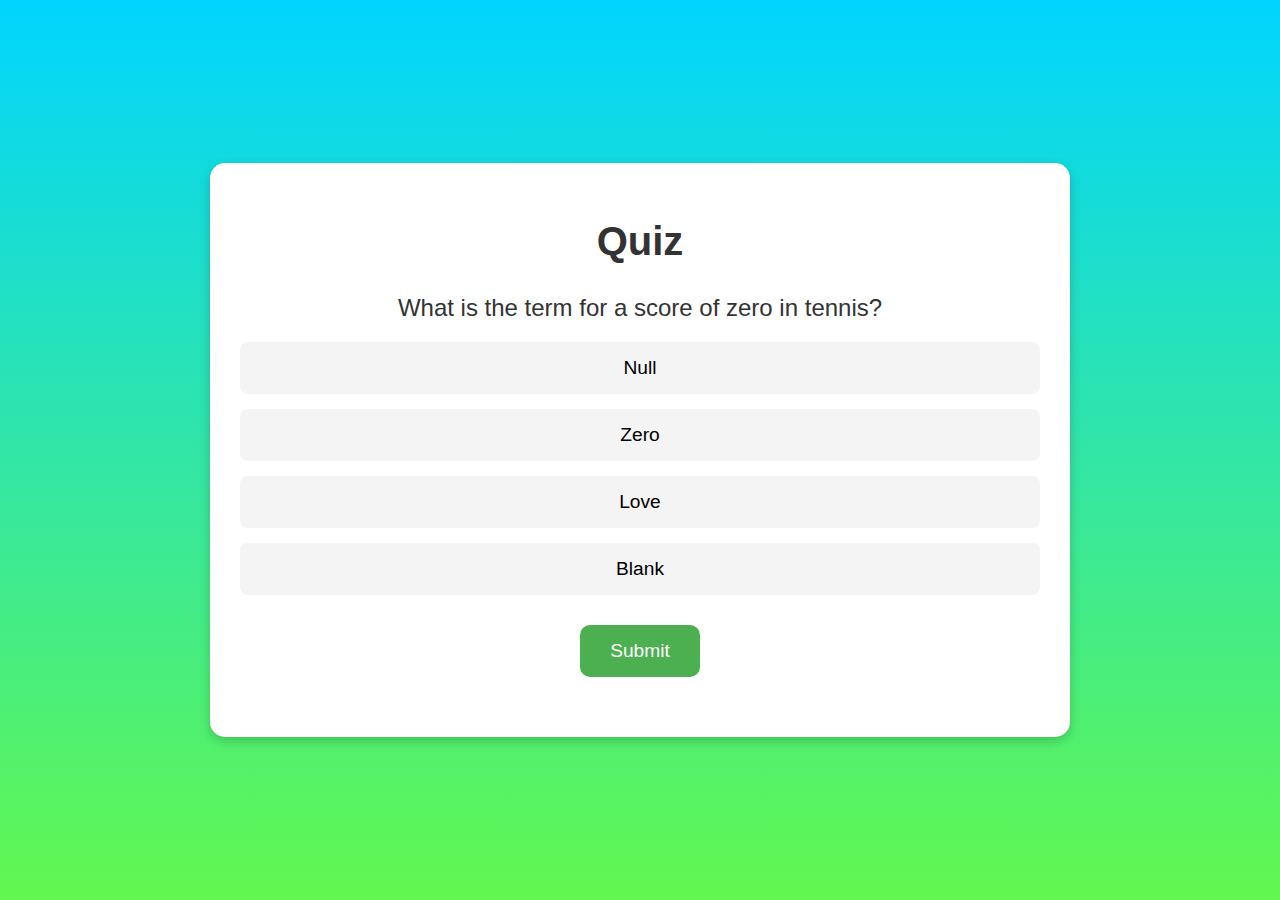
<file: tennis.html>
<!DOCTYPE html>
<html lang="en">
<head>
    <meta charset="UTF-8">
    <meta name="viewport" content="width=device-width, initial-scale=1.0">
    <title>Quiz</title>
    <style>
        body {
    background: linear-gradient(#00d5ff, #63f74f);
    font-family: Arial, sans-serif;
    margin: 0;
    display: flex;
    justify-content: center;
    align-items: center;
    height: 100vh;
}

.quiz-container {
    max-width: 800px;
    width: 100%;
    margin: 40px auto;
    padding: 30px;
    background-color: #ffffff;
    border-radius: 15px;
    box-shadow: 0 4px 12px rgba(0, 0, 0, 0.2);
    text-align: center;
}

.quiz-container h1 {
    margin-bottom: 30px;
    font-size: 2.5em;
    color: #333333;
}

.question-container {
    margin-bottom: 30px;
}

#question {
    font-size: 1.5em;
    margin-bottom: 20px;
    color: #333333;
}

#options {
    list-style: none;
    padding: 0;
    margin: 0;
}

#options li {
    margin-bottom: 15px;
    position: relative;
}

#options li label {
    cursor: pointer;
    font-size: 1.2em;
    display: block;
    padding: 15px;
    background: #f4f4f4;
    border-radius: 8px;
    transition: background 0.3s ease, transform 0.3s ease;
}

#options li label:hover {
    background: #e0e0e0;
}

#options li.correct label {
    background: #d4edda;
    border: 2px solid #c3e6cb;
}

#options li.incorrect label {
    background: #f8d7da;
    border: 2px solid #f5c6cb;
}

#options li input {
    display: none;
}

#submit {
    background-color: #4CAF50;
    color: #fff;
    padding: 15px 30px;
    border: none;
    border-radius: 10px;
    cursor: pointer;
    font-size: 1.2em;
    transition: background 0.3s ease;
}

#submit:hover {
    background-color: #3e8e41;
}

#result {
    font-size: 1.8em;
    font-weight: bold;
    margin-top: 30px;
    color: #333333;
}

    </style>
</head>
<body>
    <div class="quiz-container">
        <h1>Quiz</h1>
        <div class="question-container">
            <p id="question"></p>
            <ul id="options">
                <!-- options will be generated dynamically -->
            </ul>
        </div>
        <button id="submit">Submit</button>
        <p id="result"></p>
    </div>

    <script>
        const quizData = [
    {
        question: "What is the term for a score of zero in tennis?",
        options: ["Null", "Zero", "Love", "Blank"],
        correct: 2
    },
    {
        question: "Who holds the record for the most Grand Slam titles in men’s singles as of 2023?",
        options: ["Roger Federer", "Rafael Nadal", "Novak Djokovic", "Pete Sampras"],
        correct: 2
    },
    {
        question: "What is the name of the prestigious tennis tournament held annually in London? ",
        options: ["The French Open", "The US Open", "The Australian Open", "Wimbledon"],
        correct: 1
    },
	{
        question: "Which surface is the French Open played on?",
        options: ["Grass", "Clay", "Hard", "Carpet"],
        correct: 1
    },
	{
        question: "What is the maximum number of sets played in a men's Grand Slam match?",
        options: ["Three", "Four", "Five", "Six"],
        correct: 2
    },
];

let currentQuestion = 0;
let score = 0;

function loadQuestion() {
    document.getElementById("question").innerHTML = quizData[currentQuestion].question;
    const options = document.getElementById("options");
    options.innerHTML = "";
    quizData[currentQuestion].options.forEach((option, index) => {
        const li = document.createElement("li");
        const label = document.createElement("label");
        const input = document.createElement("input");
        input.type = "radio";
        input.name = "option";
        input.value = index;
        label.appendChild(input);
        label.appendChild(document.createTextNode(option));
        li.appendChild(label);
        options.appendChild(li);
    });
}

function resetOptions() {
    const options = document.getElementById("options").children;
    for (let i = 0; i < options.length; i++) {
        options[i].classList.remove("correct", "incorrect");
    }
}

document.getElementById("submit").addEventListener("click", () => {
    const selectedOption = document.querySelector("input[name='option']:checked");
    if (selectedOption) {
        const correctOption = quizData[currentQuestion].correct;
        const options = document.getElementById("options").children;
        if (selectedOption.value == correctOption) {
            score++;
            options[selectedOption.value].classList.add("correct");
        } else {
            options[selectedOption.value].classList.add("incorrect");
            options[correctOption].classList.add("correct");
        }
        currentQuestion++;
        if (currentQuestion >= quizData.length) {
            document.getElementById("result").innerHTML = `Your score is ${score} out of ${quizData.length}`;
            document.getElementById("submit").style.display = 'none';
        } else {
            setTimeout(() => {
                resetOptions();
                loadQuestion();
            }, 1500);
        }
    } else {
        alert("Please select an option");
    }
});

loadQuestion();

    </script>
</body>
</html>
</file>
<file: css/style.css>
body {
  font-family: "Poppins", sans-serif;
  color: #040000;
  background-color:#ffffff ;
}

.layout_padding {
  padding-top: 120px;
  padding-bottom: 120px;
}

.layout_padding2 {
  padding: 45px 0;
}

.layout_padding2-top {
  padding-top: 45px;
}

.layout_padding2-bottom {
  padding-bottom: 45px;
}

.layout_padding-top {
  padding-top: 120px;
}

.layout_padding-bottom {
  padding-bottom: 120px;
}

.heading_container {
  display: -webkit-box;
  display: -ms-flexbox;
  display: flex;
  -webkit-box-orient: vertical;
  -webkit-box-direction: normal;
      -ms-flex-direction: column;
          flex-direction: column;
  -webkit-box-align: start;
      -ms-flex-align: start;
          align-items: flex-start;
}

.heading_container h2 {
  font-weight: bold;
  display: -webkit-box;
  display: -ms-flexbox;
  display: flex;
  -webkit-box-align: center;
      -ms-flex-align: center;
          align-items: center;
  text-transform: uppercase;
  color: #010201;
}

/*header section*/
.hero_area {
  height: 120vh;
  background-image: url(../images/hero-bg.jpg);
  background-repeat: no-repeat;
  background-size: contain;
  position: relative;
  
}

.hero_area::before {
  content: "";
  position: absolute;
  top:0;
  left: 0;
  width: 100%;
  height: 100%;
  background: -webkit-gradient(linear, left top, left bottom, from(transparent), color-stop(transparent), to(#63f74f));
  background: linear-gradient(to bottom, transparent, transparent, #63f74f);
}

.sub_page .hero_area {
  height: auto;
}

.sub_page .class_section .owl-carousel .owl-nav {
  top: 55%;
}

.header_section {
  background-color: #ffffff;
  position: relative;
  -webkit-clip-path: polygon(50% 0%, 100% 0, 100% 100%, 28.5% 100%, 26.5% 86%, 0 84%, 0 0);
          clip-path: polygon(50% 0%, 100% 0, 100% 100%, 28.5% 100%, 26.5% 86%, 0 84%, 0 0);
}

.header_section::before {
  content: "";
  position: absolute;
  top: 0;
  right: 0;
  width: 62%;
  height: 45px;
  background: #080203;
  z-index: 1;
  -webkit-clip-path: polygon(50% 0%, 100% 0, 100% 100%, 8% 100%, 0 0);
          clip-path: polygon(50% 0%, 100% 0, 100% 100%, 8% 100%, 0 0);
}

.header_section .nav_container {
  margin: 0 auto;
}

.menu_width {
  width: 100%;
}

a,
a:hover,
a:focus {
  text-decoration: none;
}

a:hover,
a:focus {
  color: initial;
}

.btn,
.btn:focus {
  outline: none !important;
  -webkit-box-shadow: none;
          box-shadow: none;
}

.header_nav {
  display: -webkit-box;
  display: -ms-flexbox;
  display: flex;
  -webkit-box-pack: justify;
      -ms-flex-pack: justify;
          justify-content: space-between;
}

.main_nav {
  position: relative;
  z-index: 9;
}

.main_nav .top_nav ul {
  display: -webkit-box;
  display: -ms-flexbox;
  display: flex;
  margin: 0;
}

.main_nav .top_nav ul li {
  list-style-type: none;
}

.main_nav .top_nav ul li a {
  display: inline-block;
  color: #ffffff;
  margin: 10px 0 10px 35px;
}

.main_nav .top_nav ul li a img {
  max-width: 25px;
  max-height: 25px;
  margin-right: 15px;
}

.custom_nav-container.navbar-expand-lg .navbar-nav .nav-item .nav-link {
  padding: 10px 20px;
  color: #212121;
  text-align: center;
  text-transform: uppercase;
}

a,
a:hover,
a:focus {
  text-decoration: none;
}

a:hover,
a:focus {
  color: initial;
}

.btn,
.btn:focus {
  outline: none !important;
  -webkit-box-shadow: none;
          box-shadow: none;
}

.custom_nav-container .nav_search-btn {
  background-image: url(../images/prev.png);
  background-size: 22px;
  background-repeat: no-repeat;
  background-position-y: 7px;
  width: 35px;
  height: 35px;
  padding: 0;
  border: none;
}

.navbar-brand {
  display: -webkit-box;
  display: -ms-flexbox;
  display: flex;
  -webkit-box-align: center;
      -ms-flex-align: center;
          align-items: center;
}

.navbar-brand img {
  width: 125px;
  margin-right: 5px;
}

.navbar-brand.brand_mobile {
  display: none;
}

.custom_nav-container {
  z-index: 99999;
}

.custom_nav-container .navbar-toggler {
  outline: none;
}

.custom_nav-container .navbar-toggler .navbar-toggler-icon {
  background-image: url(../images/menu.png);
  background-size: 55px;
  opacity: 0.5;
}

/*end header section*/
/* slider section */
.slider_section {
  height: calc(100% - 80px);
  display: -webkit-box;
  display: -ms-flexbox;
  display: flex;
  -webkit-box-pack: center;
      -ms-flex-pack: center;
          justify-content: center;
  -webkit-box-align: center;
      -ms-flex-align: center;
          align-items: center;
}

.slider_section #carouselExampleIndicators {
  width: 100%;
}

.slider_section .row .col-md-10 {
  display: -webkit-box;
  display: -ms-flexbox;
  display: flex;
}

.slider_section .slider_heading {
  -webkit-transform: rotate(90.5deg) scaleX(1);
          transform: rotate(90.5deg) scaleX(1);
  position: absolute;
  left: -150px;
  top: -120px;
}

.slider_section .slider_heading h2 {
  display: -webkit-box;
  display: -ms-flexbox;
  display: flex;
  font-size: 12rem;
  text-transform: uppercase;
  text-orientation: upright;
  font-weight: bold;
  color: #ffffff;
}

.slider_section .slider_heading h2 span {
  color: #63f74f;
}

.slider_section .detail-box h1 {
  margin-top: -10px;
  font-size: 4.5rem;
  font-weight: bold;
  text-transform: uppercase;
  color: #ffffff ;
}

.slider_section .detail-box hr {
  margin: 0 auto;
  border: none;
  width: 1.5px;
  height: 55px;
  background-color: #ffffff;
}

.slider_section .detail-box .btn-box {
  display: -webkit-box;
  display: -ms-flexbox;
  display: flex;
  -webkit-box-pack: left;
      -ms-flex-pack: center;
          justify-content: center;
  margin-top: 10px;
}

.slider_section .detail-box .btn-box .btn-1 {
  display: inline-block;
  padding: 10px 35px;
  background-color: #000000;
  border: 1px solid transparent;
  border-radius: 35px;
  color: #ffffff;
}

.slider_section .detail-box .btn-box .btn-1:hover {
  background-color: #ffffff;
  color: #000000;
}

.slider_section #carouselExampleIndicators {
  display: -webkit-box;
  display: -ms-flexbox;
  display: flex;
  -webkit-box-orient: vertical;
  -webkit-box-direction: normal;
      -ms-flex-direction: column;
          flex-direction: column;
  -webkit-box-align: start;
      -ms-flex-align: start;
          align-items: flex-start;
}

.slider_section #carouselExampleIndicators .box {
  display: -webkit-box;
  display: -ms-flexbox;
  display: flex;
  -webkit-box-pack: start;
      -ms-flex-pack: start;
          justify-content: flex-start;
}

.slider_section .carousel-indicators {
  position: unset;
  margin: 0 70px 45px 70px;
}

.slider_section .carousel-indicators li {
  text-indent: unset;
  border: none;
  background-color: transparent;
  color: #ffffff;
  font-weight: bold;
  font-size: 2rem;
  opacity: 1;
  display: none;
}

.slider_section .carousel-indicators li.active {
  display: inline-block;
}

.slider_section .carousel-control-prev,
.slider_section .carousel-control-next {
  position: absolute;
  top: 45%;
  left: initial;
  right: 25px;
  width: 55px;
  height: 55px;
  border: none;
  opacity: 1;
  background-repeat: no-repeat;
  background-size: 8px;
  background-position: center;
  background-color: #63f74f;
  border-radius: 100%;
}

.slider_section .carousel-control-prev:hover,
.slider_section .carousel-control-next:hover {
  background-color: #ffffff;
}

.slider_section .carousel-control-prev {
  background-image: url(../images/prev.png);
  -webkit-transform: translateY(57%);
          transform: translateY(57%);
}

.slider_section .carousel-control-prev:hover {
  background-image: url(../images/prev-grey.png);
}

.slider_section .carousel-control-next {
  background-image: url(../images/next.png);
  -webkit-transform: translateY(-57%);
          transform: translateY(-57%);
}

.slider_section .carousel-control-next:hover {
  background-image: url(../images/next-grey.png);
}

.slider_section .number_box {
  width: 50px;
  position: absolute;
  left: 25px;
  top: 50%;
  display: -webkit-box;
  display: -ms-flexbox;
  display: flex;
  -webkit-box-orient: vertical;
  -webkit-box-direction: normal;
      -ms-flex-direction: column;
          flex-direction: column;
  -webkit-box-align: center;
      -ms-flex-align: center;
          align-items: center;
  color: #63f74f;
  -webkit-transform: translateY(-50%);
          transform: translateY(-50%);
}

.slider_section .number_box hr {
  border: none;
  width: 1px;
  height: 200px;
  background-color: #63f74f;
  margin: 2rem 0;
}

/* end slider section */
.about_section {
  color: #d3f31c;
}

.about_section .heading_container h2 {
  color:white;
  font-size: 300%;
  padding-right: 20%;
}

.about_section .about_container {
  padding: 45px;
  background-image: url(../images/about-bg.jpg);
  background-size: cover;
}

.about_section .about_container .detail-box {
  display: -webkit-box;
  display: -ms-flexbox;
  display: flex;
  -webkit-box-orient: vertical;
  -webkit-box-direction: normal;
      -ms-flex-direction: column;
          flex-direction: column;
}

.about_section .about_container .detail-box p {
  margin-top: 25px;
}

.about_section .about_container .detail-box hr {
  margin: 0 auto;
  border: none;
  width: 1.5px;
  height: 125px;
  background-color: #ffffff;
}

.about_section .about_container .detail-box a {
  display: inline-block;
  padding: 8px 35px;
  background-color: #000000;
  border: 1px solid transparent;
  border-radius: 35px;
  color: #ffffff;
  margin: 35px auto 0 auto;
  -webkit-box-shadow: 0 0 35px 0 rgba(99, 247, 79, 0.7);
          box-shadow: 0 0 35px 0 rgba(99, 247, 79, 0.7);
}

.about_section .about_container .detail-box a:hover {
  background-color: #ffffff;
  color: #000000;
}

.class_section {
  color: #ffffff;
  position: relative;
}

.class_section .row > div {
  position: unset;
}

.class_section .class_box-container {
  display: -webkit-box;
  display: -ms-flexbox;
  display: flex;
  -ms-flex-wrap: wrap;
      flex-wrap: wrap;
  margin-top: 45px;
  -webkit-box-pack: center;
      -ms-flex-pack: center;
          justify-content: center;
}

.class_section .class_box-container .box {
  position: relative;
}

.class_section .class_box-container .box .img-box {
  position: relative;
  padding-left: 75px;
  background-color: #000000;
}

.class_section .class_box-container .box .img-box img {
  width: 100%;
}

.class_section .class_box-container .box .img-box .detail-box {
  display: -webkit-box;
  display: -ms-flexbox;
  display: flex;
  -webkit-box-align: end;
      -ms-flex-align: end;
          align-items: flex-end;
  width: 100%;
  height: 100%;
  padding: 55px 0;
  border-radius: 10px;
  position: absolute;
  top: 0;
  left: 0;
}

.class_section .class_box-container .box .img-box .detail-box button {
  background-color: #292929;
  border: none;
  width: 55px;
  height: 55px;
  margin: 0 10px;
  border-radius: 100%;
  display: -webkit-box;
  display: -ms-flexbox;
  display: flex;
  -webkit-box-pack: center;
      -ms-flex-pack: center;
          justify-content: center;
  -webkit-box-align: center;
      -ms-flex-align: center;
          align-items: center;
}

.class_section .class_box-container .box .img-box .detail-box button img {
  width: 20px;
  margin-left: 5px;
}

.class_section .class_box-container .box .img-box .detail-box h2 {
  margin: 0;
  text-transform: uppercase;
  color: #ffffff;
  font-weight: bold;
  line-height: 55px;
  margin-left: 15px;
}

.class_section .class_box-container .box .btn-box {
  display: -webkit-box;
  display: -ms-flexbox;
  display: flex;
  margin-top: 30px;
}

.class_section .class_box-container .box .btn-box a {
  display: inline-block;
  padding: 10px 45px;
  background-color: #000000;
  border: 1px solid transparent;
  border-radius: 30px;
  color: #ffffff;
}

.class_section .class_box-container .box .btn-box a:hover {
  background-color: #ffffff;
  color: #000000;
}

.class_section .owl-carousel {
  position: unset;
}

.class_section .owl-carousel .owl-nav {
  display: -webkit-box;
  display: -ms-flexbox;
  display: flex;
  -webkit-box-orient: vertical;
  -webkit-box-direction: reverse;
      -ms-flex-direction: column-reverse;
          flex-direction: column-reverse;
  -webkit-box-align: center;
      -ms-flex-align: center;
          align-items: center;
  padding: 0 10px;
  margin-top: 55px;
  position: absolute;
  top: 50%;
  right: 45px;
  -webkit-transform: translateY(-100%);
          transform: translateY(-100%);
}

.class_section .owl-carousel .owl-nav .owl-prev,
.class_section .owl-carousel .owl-nav .owl-next {
  background-color: #000000;
  opacity: 1;
  background-repeat: no-repeat;
  background-position: center;
  background-size: 12px;
  border-radius: 100%;
  outline: none;
  margin: 2px 0;
}

.class_section .owl-carousel .owl-nav .owl-prev:hover,
.class_section .owl-carousel .owl-nav .owl-next:hover {
  background-color: #ffffff;
}

.class_section .owl-carousel .owl-nav .owl-prev {
  width: 75px;
  height: 75px;
  background-image: url(../images/prev.png);
}

.class_section .owl-carousel .owl-nav .owl-prev:hover {
  background-image: url(../images/prev-grey.png);
}

.class_section .owl-carousel .owl-nav .owl-next {
  width: 50px;
  height: 50px;
  background-image: url(../images/next.png);
}

.class_section .owl-carousel .owl-nav .owl-next:hover {
  background-image: url(../images/next-grey.png);
}

.blog_section {
  color: #ffffff;
  overflow-x: hidden;
}

.blog_section .box {
  margin: 45px 0;
  background-color: #252525;
}

.blog_section .box .img-box {
  position: relative;
}

.blog_section .box .img-box img {
  width: 100%;
}

.blog_section .box .detail-box {
  position: relative;
  padding-top: 75px;
  padding-bottom: 35px;
}

.blog_section .box .detail-box .img_date {
  position: absolute;
  left: 0;
  top: 0;
  width: 75px;
  height: 45px;
  border-radius: 100%;
  text-align: center;
  background-color: #63f74f;
  color: #ffffff;
  display: -webkit-box;
  display: -ms-flexbox;
  display: flex;
  -webkit-box-pack: center;
      -ms-flex-pack: center;
          justify-content: center;
  -webkit-box-align: center;
      -ms-flex-align: center;
          align-items: center;
  -webkit-transform: translateY(-50%);
          transform: translateY(-50%);
}

.blog_section .box .detail-box .img_date h6 {
  margin: 0;
}

.blog_section .box .detail-box h3 {
  font-weight: bold;
}

.blog_section .box .detail-box a {
  display: inline-block;
  padding: 8px 25px;
  background-color: #000000;
  border: 1px solid transparent;
  border-radius: 35px;
  color: #ffffff;
  margin-top: 35px;
}

.blog_section .box .detail-box a:hover {
  background-color: #ffffff;
  color: #000000;
}

.blog_section .box.b1 .detail-box {
  padding-right: 35px;
}

.blog_section .box.b2 .detail-box {
  padding-left: 35px;
}

.blog_section .box.b2 .detail-box .img_date {
  left: 35px;
}

.client_section {
  color: #ffffff;
}

.client_section .heading_container {
  -webkit-box-align: center;
      -ms-flex-align: center;
          align-items: center;
  text-align: center;
  margin-bottom: 45px;
}

.client_section .box {
  display: -webkit-box;
  display: -ms-flexbox;
  display: flex;
  -webkit-box-orient: vertical;
  -webkit-box-direction: normal;
      -ms-flex-direction: column;
          flex-direction: column;
  -webkit-box-align: center;
      -ms-flex-align: center;
          align-items: center;
  margin: 0 10px;
}

.client_section .box .img-box {
  width: 125px;
  border-radius: 100%;
  margin-bottom: -62px;
  position: relative;
  z-index: 2;
}

.client_section .box .img-box img {
  width: 100%;
}

.client_section .box .detail-box {
  display: -webkit-box;
  display: -ms-flexbox;
  display: flex;
  -webkit-box-orient: vertical;
  -webkit-box-direction: normal;
      -ms-flex-direction: column;
          flex-direction: column;
  -webkit-box-align: center;
      -ms-flex-align: center;
          align-items: center;
  padding: 95px 25px 45px 25px;
  background-color: #050304;
}

.client_section .box .detail-box h4 {
  font-weight: bold;
}

.client_section .box .detail-box p {
  margin-top: 25px;
}

.client_section .box .detail-box img {
  width: 35px;
  margin-top: 25px;
}

.client_section .owl-carousel .owl-nav {
  display: -webkit-box;
  display: -ms-flexbox;
  display: flex;
  -webkit-box-pack: center;
      -ms-flex-pack: center;
          justify-content: center;
  padding: 0 10px;
  margin-top: 55px;
}

.client_section .owl-carousel .owl-nav .owl-prev,
.client_section .owl-carousel .owl-nav .owl-next {
  width: 55px;
  height: 50px;
  opacity: 1;
  background-repeat: no-repeat;
  background-position: center;
  background-size: 12px;
  border-radius: 10px;
  outline: none;
  margin: 0;
}

.client_section .owl-carousel .owl-nav .owl-prev {
  background-image: url(../images/prev-arrow.png);
  background-color: #000000;
  -webkit-transform: translateX(10px);
          transform: translateX(10px);
  background-position: 15px center;
}

.client_section .owl-carousel .owl-nav .owl-next {
  background-image: url(../images/next-arrow.png);
  background-color: #ffffff;
  -webkit-transform: translateX(-10px);
          transform: translateX(-10px);
}

.info_section .info_main-row {
  -webkit-box-align: end;
      -ms-flex-align: end;
          align-items: flex-end;
}

.info_section .contact_section {
  position: relative;
}

.info_section .contact_section h2 {
  font-weight: bold;
}

.info_section .contact_section form {
  margin-top: 45px;
  padding-right: 35px;
  margin-bottom: 45px;
}

.info_section .contact_section input {
  width: 100%;
  border: none;
  height: 50px;
  margin-bottom: 25px;
  padding-left: 25px;
  background-color: #000;
  outline: none;
  color: #ffffff;
  border-radius: 45px;
}

.info_section .contact_section input::-webkit-input-placeholder {
  color: #737272;
}

.info_section .contact_section input:-ms-input-placeholder {
  color: #737272;
}

.info_section .contact_section input::-ms-input-placeholder {
  color: #737272;
}

.info_section .contact_section input::placeholder {
  color: #737272;
}

.info_section .contact_section input.message-box {
  height: 135px;
  border-radius: 25px;
}

.info_section .contact_section button {
  border: none;
  display: inline-block;
  padding: 12px 55px;
  background-color: #ffffff;
  border: 1px solid transparent;
  border-radius: 35px;
  color: #000000;
  margin-top: 35px;
}

.info_section .contact_section button:hover {
  background-color: #000000;
  color: #ffffff;
}

.info_section .contact_section .map_container {
  height: 100%;
  min-height: 325px;
}

.info_section .contact_section .map_container .map-responsive {
  height: 100%;
}

.info_section .img-box img {
  width: 100%;
}

/* footer section*/
.footer_section {
  margin: 25px 0;
  align-items: center;
}

.footer_section .social_box {
  display: -webkit-box;
  display: -ms-flexbox;
  display: flex;
  -webkit-box-align: center;
      -ms-flex-align: center;
          align-items: center;
}

.footer_section .social_box a {
  margin-right: 15px;
}

.footer_section .social_box a img {
  max-width: 25px;
  max-height: 25px;
}

.footer_section p {
  margin: 0;
  margin-top: 25px;
  color: #1c1b1b;
}

.footer_section a {
  color: #1c1b1b;
}

/* end footer section*/
/*# sourceMappingURL=style.css.map */


#mymenu
{
background-color:rgba(0,0,0,0.5); 
color:white;
text-align:right;
}
#mymenu ul li
{
	display:inline-block;
	padding:20px;
}
#mymenu ul li:hover
{
display:inline-block;
padding:20px;
background:white;
color:rgb(31, 231, 64);

}body
{
 background: linear-gradient(#00d5ff,#63f74f);
}
#mymenu
{
background-color:rgba(0,0,0,0.5); 
color:white;
text-align:right;
}
#mymenu ul li
{
	display:inline-block;
	padding:20px;
}
#mymenu ul li:hover
{
display:inline-block;
padding:20px;
background:white;
color:rgb(31, 231, 64);
}
table
{
	 margin-top:70px;
	 background-color:rgba(0,0,0,0.5);
	 color:white;
	 box-shadow:15px 15px 15px black;
   border-radius:20px;
}
.B
{
background:linear-gradient(red,black);
color:white;
border-radius:20px;
padding:10px;
 }
.B:hover
{
background:linear-gradient(black,red);
color:white;
border-radius:20px;
padding:10px;
}
.A
{
border-radius:20px;
}
.C
{
background:linear-gradient(#00d5ff,#63f74f);
color:black;
border-radius:20px;
padding:10px;
 }
.C:hover
{
background:linear-gradient(#63f74f,#00d5ff);
color:black;
border-radius:20px;
padding:10px;
}
.fa-google{
  font-size:25px;
  color:black;
  padding:10px;
}
.fa-facebook{
  font-size:25px;
  color:black;
  padding:10px;
}
.fa-apple{
  font-size:25px;
  color:black;
  padding:10px;
}

body {
    margin: 0;
    font-family: Arial, sans-serif;
}

body {
    margin: 0;
    font-family: Arial, sans-serif;
}

.sidebar {
    width: 350px;
    background-color: #f4f4f4;
    padding: 50px;
    height: 100vh; /* Full height sidebar */
}

.menu-button {
    background: none;
    border: none;
    font-size: 24px;
    cursor: pointer;
    display: block;
    margin-bottom: 20px;
}

.menu ul {
    list-style: none;
    padding: 0;
}

.menu li {
    margin: 15px 0;
}

.menu a {
    text-decoration: none;
    color: black;
    font-size: 18px;
}

.menu a.active {
    color: purple;
}

hr {
    margin: 20px 0;
}

.profile-link {
    display: flex;
    align-items: center;
    color: purple;
    text-decoration: none;
    font-size: 18px;
}

.profile-link img {
    border-radius: 50%;
    margin-right: 10px;
}
.quiz-button
{
	 margin-top:100px;
	 background-color:rgba(0,0,0,0.5);
	 color:white;
	 box-shadow:15px 15px 15px black;
   border-radius:20px;
}
.D
{
background:linear-gradient(red,black);
color:white;
border-radius:20px;
padding:10px;
margin-top:0px;
 }
.D:hover
{
background:linear-gradient(black,red);
color:white;
border-radius:20px;
padding:10px;
}



/* styles.css */

.quiz-container {
    max-width: 800px;
    margin: 40px auto;
    padding: 20px;
    background-color: #f9f9f9;
    border: 1px solid #ddd;
    box-shadow: 0 0 10px rgba(0, 0, 0, 0.1);
}

.question-container {
    margin-bottom: 20px;
}

#options {
    list-style: none;
    padding: 0;
    margin: 0;
}

#options li {
    margin-bottom: 10px;
}

#options li label {
    cursor: pointer;
}

#submit {
    background-color: #4CAF50;
    color: #fff;
    padding: 10px 20px;
    border: none;
    border-radius: 5px;
    cursor: pointer;
}

#submit:hover {
    background-color: #3e8e41;
}

#result {
    font-size: 24px;
    font-weight: bold;
    margin-top: 20px;
}
</file>
<file: css/responsive.css>
@media (max-width: 1250px) {
    .header_section::before {
        width: 75%;
    }

    .header_section {
        clip-path: polygon(50% 0%, 100% 0, 100% 100%, 22% 100%, 20% 86%, 0 84%, 0 0);

    }

}

@media (max-width: 1120px) {}

@media (max-width: 992px) {
    .hero_area {
        height: auto;
    }

    .hero_area::before {

        background: linear-gradient(to bottom, transparent, #63f74f);

    }

    .navbar-brand.brand_mobile {
        display: flex;
    }

    .navbar-brand.brand_desktop {
        display: none;
    }

    .header_section .main_nav {
        flex: 1;
    }

    #navbarSupportedContent {
        margin-top: 15px;
    }

    .header_section {
        padding: 10px 0;
        clip-path: none;
    }

    .header_section::before,
    .main_nav .top_nav {
        display: none;
    }

    .slider_section {
        padding: 45px 0;
    }

    .slider_section .slider_heading {
        top: 75px;
    }

    .slider_section .slider_heading h2 {
        font-size: 7rem;
    }

    .class_section .owl-carousel .owl-nav {

        flex-direction: row;
        top: initial;
        bottom: -45px;
        right: 50%;
        transform: translateX(50%);

    }

    .class_section .owl-carousel .owl-nav .owl-prev,
    .class_section .owl-carousel .owl-nav .owl-next {
        margin: 2px 5px;
    }

    .class_section .class_container {
        margin-bottom: 75px;
    }

    .sub_page .class_section .owl-carousel .owl-nav {
        top: initial;
        bottom: 65px;
    }
}

@media (max-width: 767px) {
    .slider_section #carouselExampleIndicators {
        align-items: center;
    }

    .slider_section #carouselExampleIndicators .box {
        justify-content: center;
    }

    .slider_section .slider_heading {
        left: 0;
        opacity: .4;
    }



    .about_section .about_container {
        background-size: auto;
    }

    .class_section .class_box-container .box .img-box .detail-box button {
        width: 45px;
        height: 45px;

    }

    .class_section .class_box-container .box .img-box .detail-box button img {
        width: 15px;
        margin-left: 3px;
    }

    .blog_section .box .detail-box {
        margin-left: 25px;
    }

    .blog_section .box.b2 .detail-box {

        padding-left: 0;
        padding-right: 25px;

    }

    .blog_section .box.b2 .detail-box .img_date {
        left: 0;
    }

    .info_section .info_main-row {
        flex-direction: column-reverse;
    }

    .info_section .contact_section {
        margin-top: 45px;
    }

    .info_section .contact_section form {
        padding-right: 20px;
    }

    .footer_section .social_box {
        justify-content: center;
    }

    .footer_section .social_box a {
        margin: 0 10px;
    }

    .footer_section p {
        text-align: center;
    }

}

@media (max-width: 576px) {
    .slider_section .slider_heading {
        left: -70px;
    }

    .about_section .about_container {

        padding: 45px 15px 45px 25px;
    }

    .client_section .box {
        margin: 0;
    }
}

@media (max-width: 480px) {}

@media (max-width: 400px) {
    .slider_section .slider_heading {
        left: -125px;
        opacity: .2;
    }

    .slider_section .carousel-control-prev,
    .slider_section .carousel-control-next {
        display: none;
    }
}

@media (max-width: 360px) {}

@media (min-width: 1200px) {
    .container {
        max-width: 1170px;
    }

}
</file>
